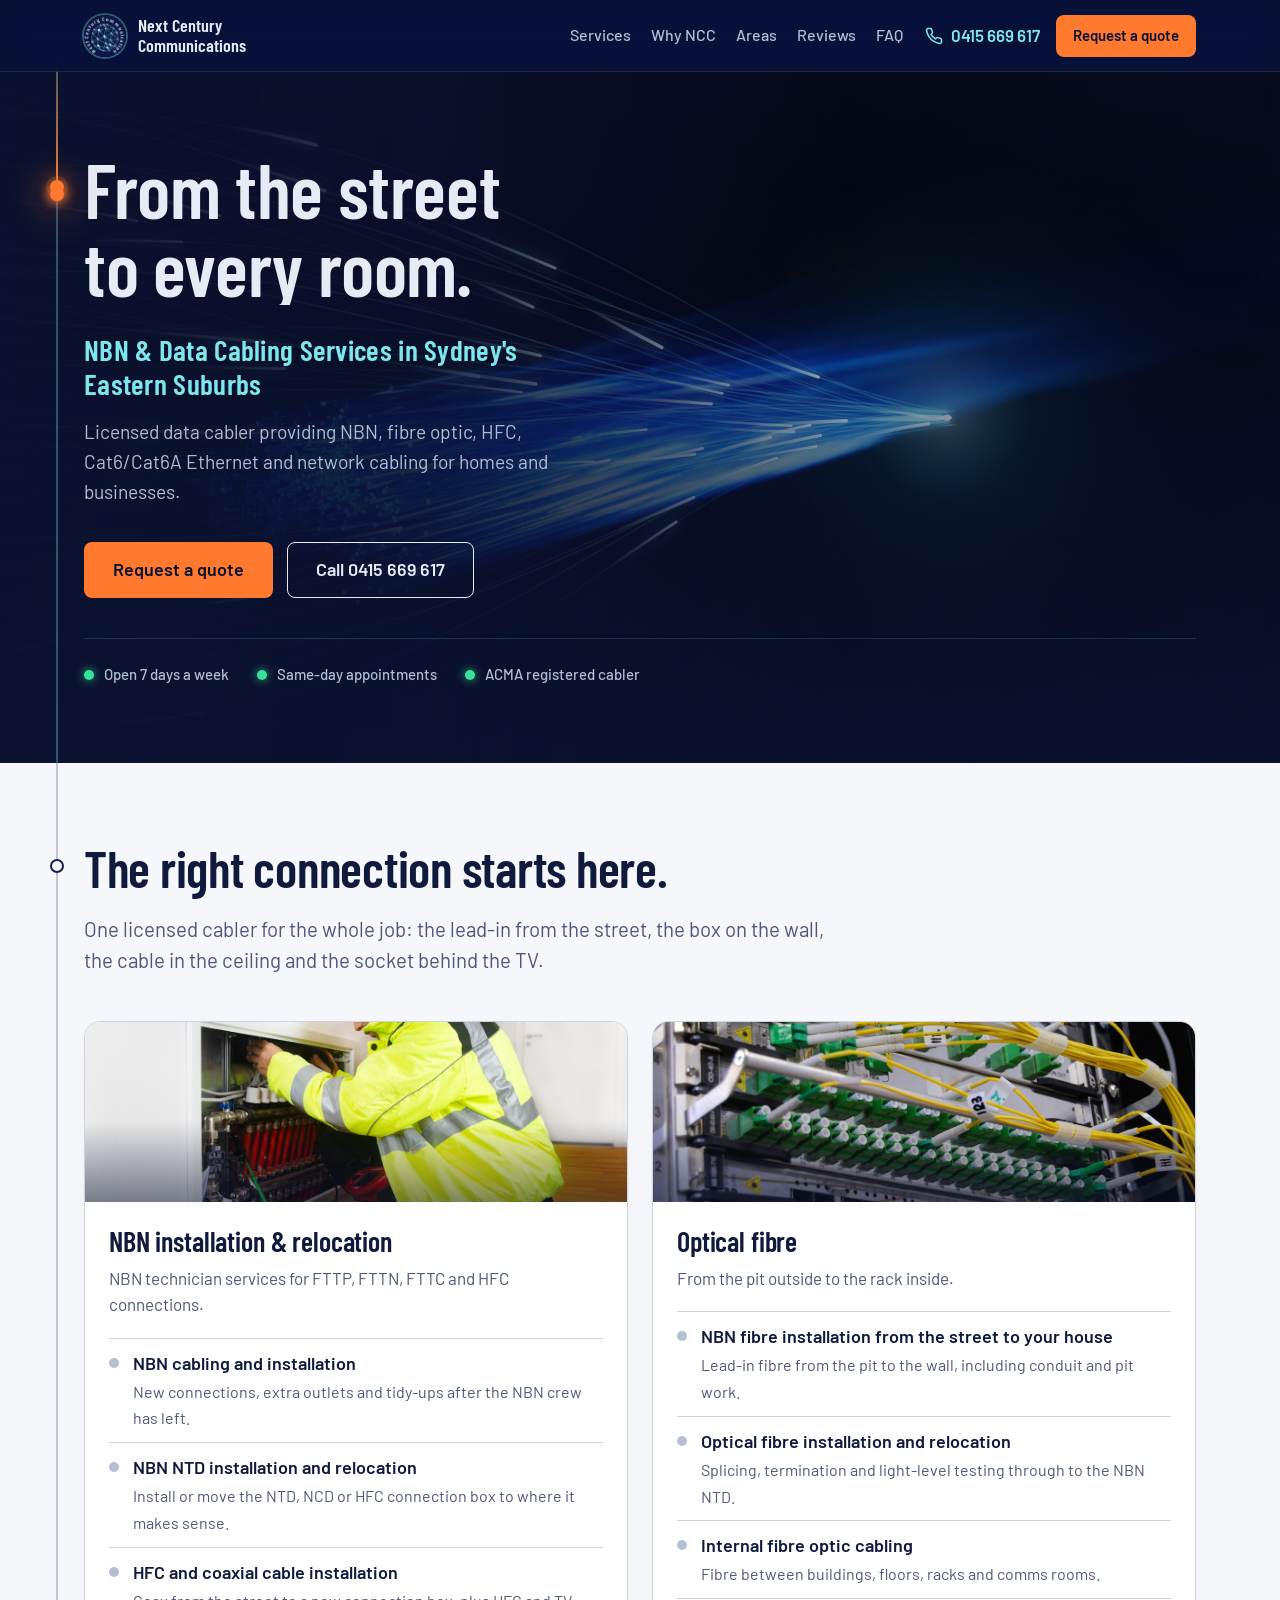
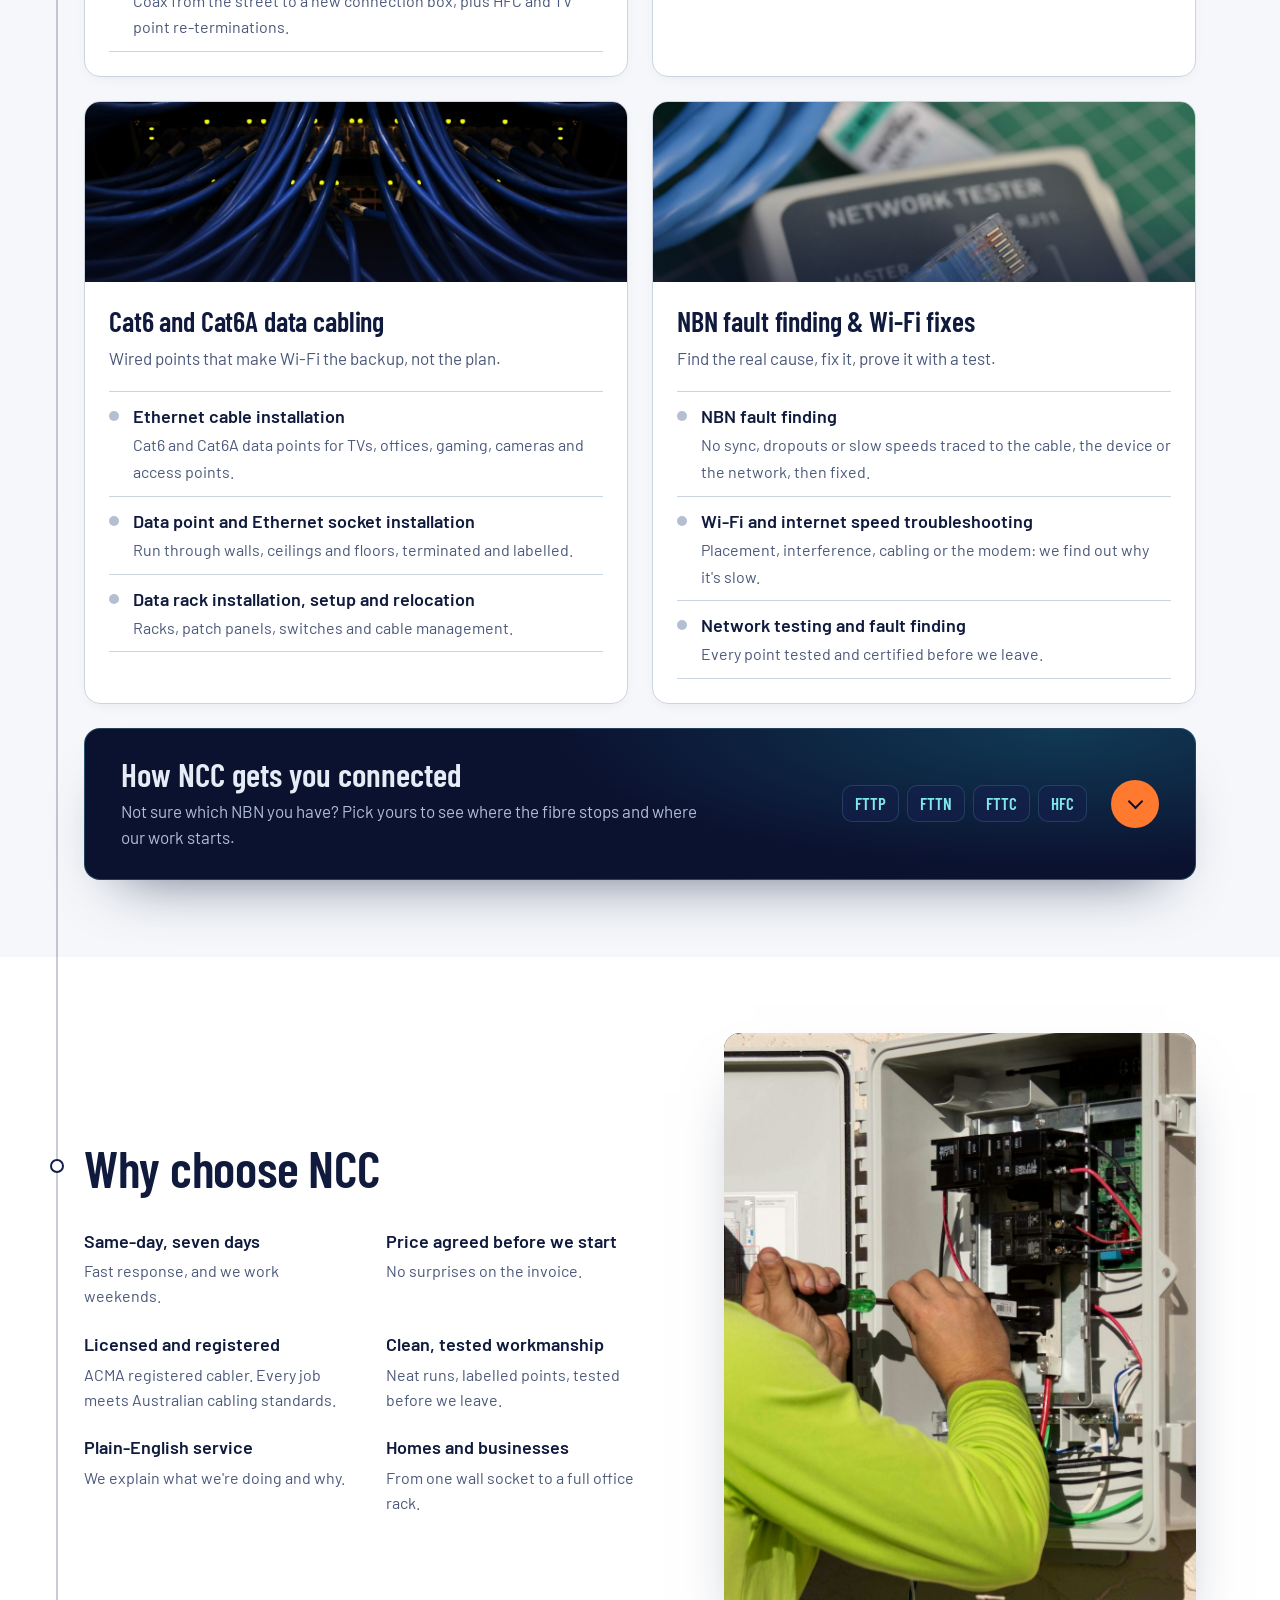
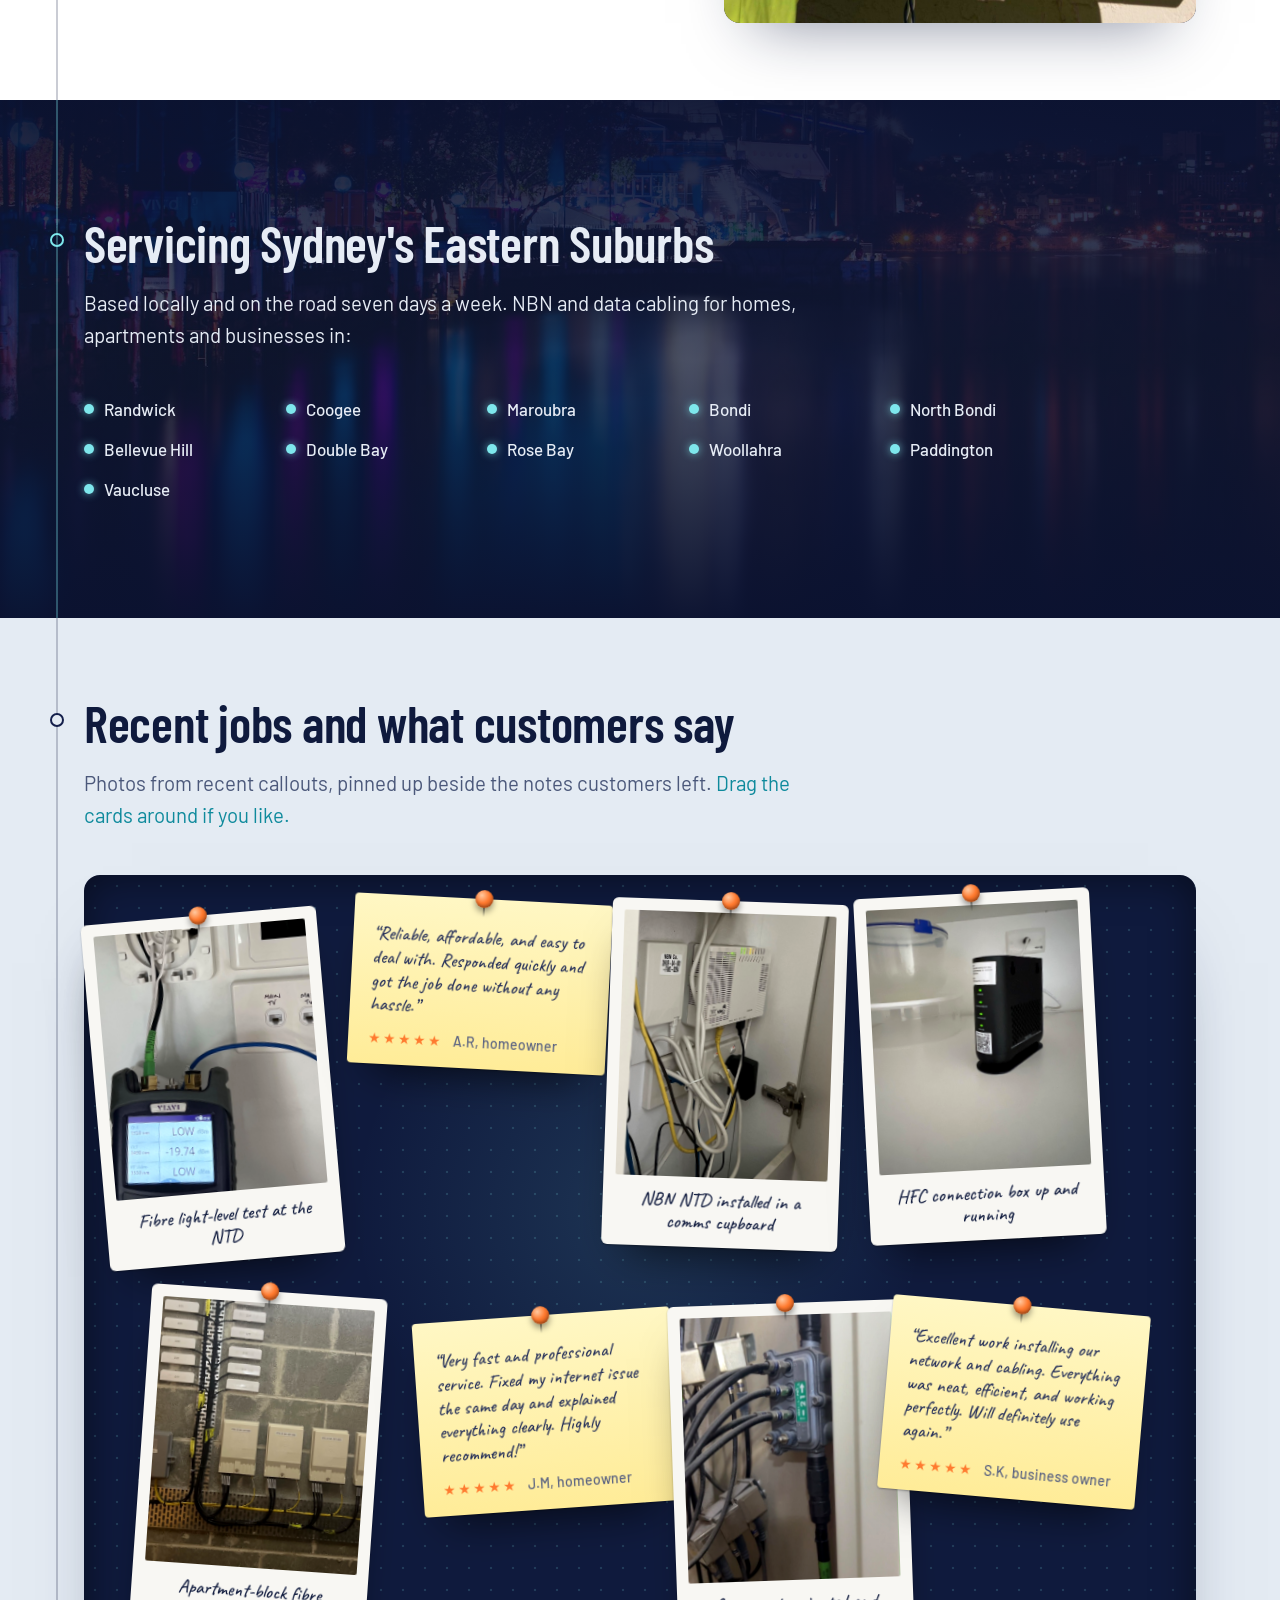
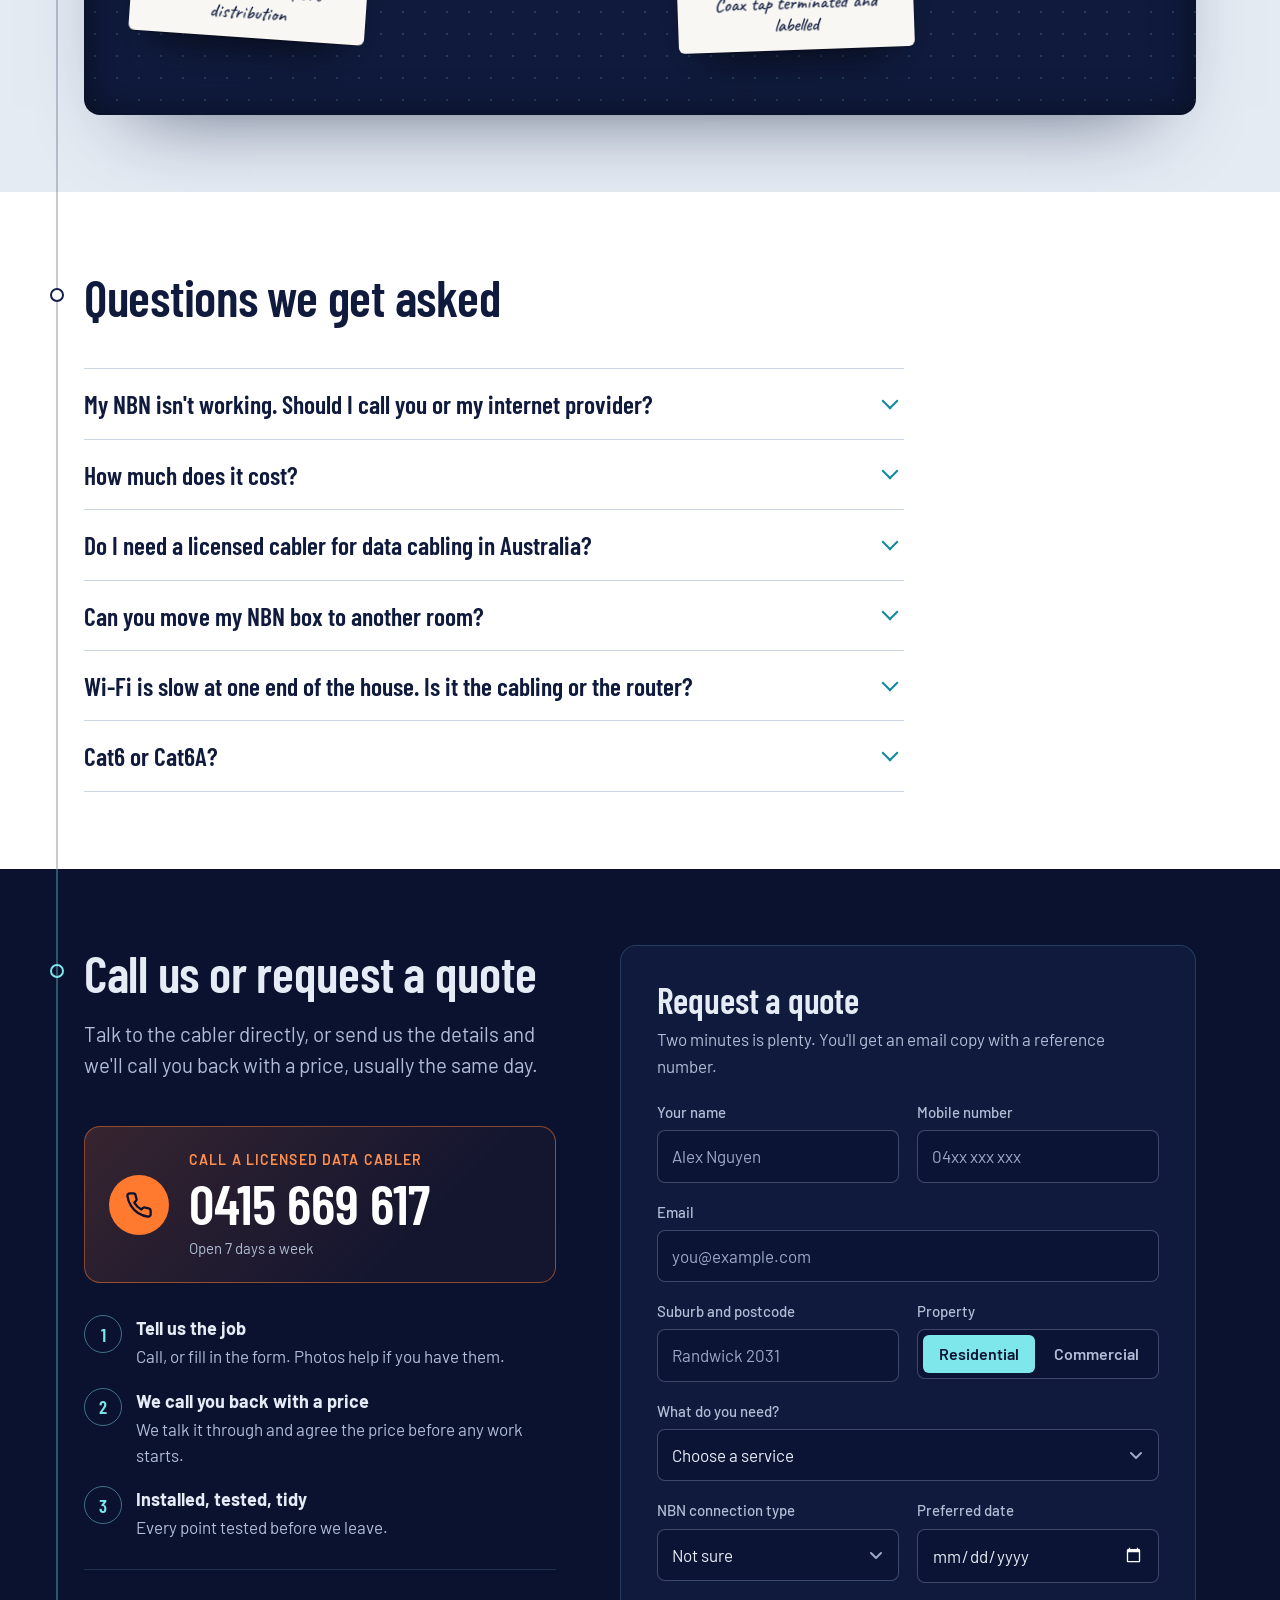
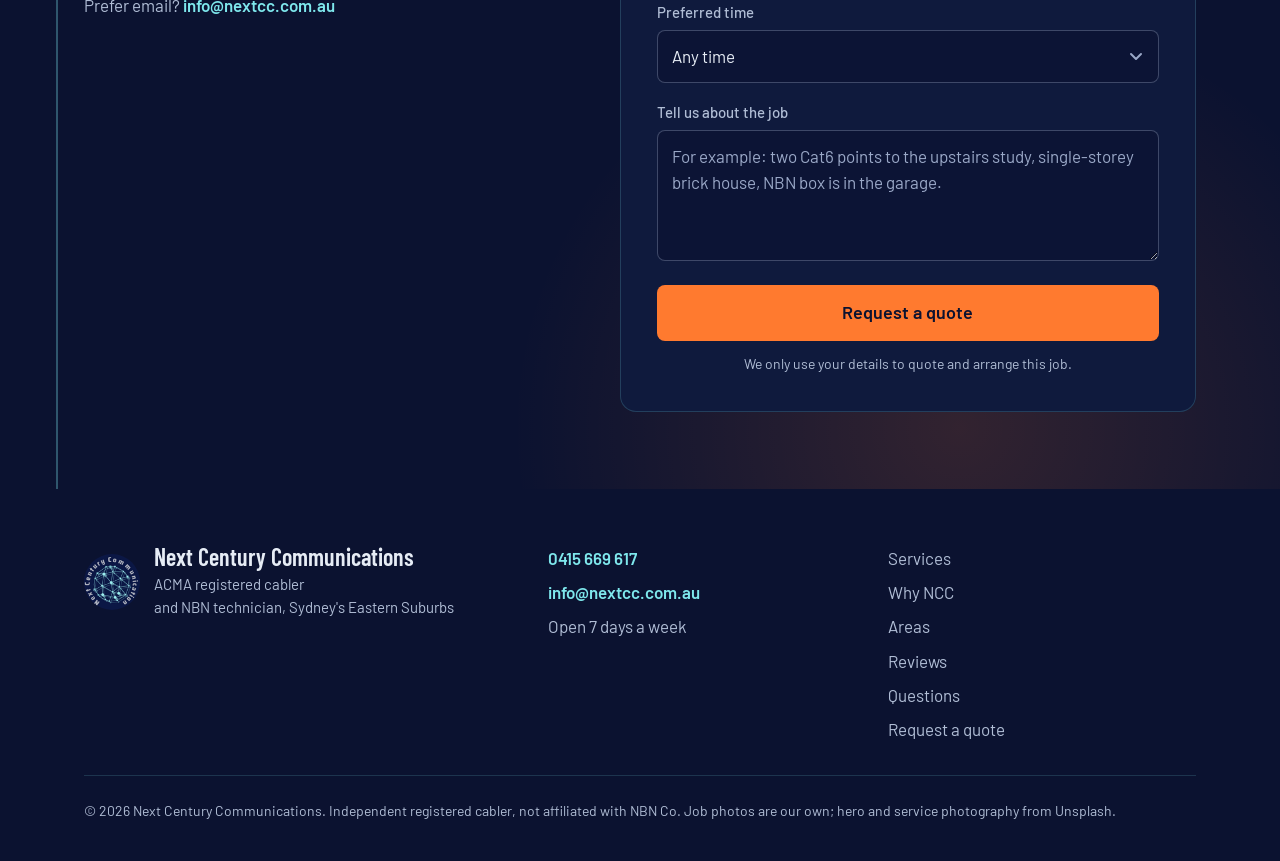
<file: index.html>
<!doctype html>
<html lang="en-AU">
<head>
  <meta charset="utf-8">
  <meta name="viewport" content="width=device-width, initial-scale=1">
  <title>NBN &amp; Data Cabling Eastern Suburbs Sydney | Licensed Data Cabler</title>
  <meta name="description" content="Licensed data cabler and NBN technician in Sydney's Eastern Suburbs. NBN fibre installation from the street to the house, NTD installation and relocation, HFC, Cat6 and Cat6A Ethernet, data points and NBN fault finding. Open 7 days, call 0415 669 617.">
  <meta name="robots" content="index,follow">
  <link rel="canonical" href="https://nccdatacable.com/">
  <meta name="theme-color" content="#0B1230">
  <link rel="icon" href="assets/favicon-64.png" type="image/png">
  <link rel="apple-touch-icon" href="assets/logo-192.png">
  <meta property="og:type" content="website">
  <meta property="og:site_name" content="Next Century Communications">
  <meta property="og:title" content="NBN &amp; Data Cabling Services in Sydney's Eastern Suburbs">
  <meta property="og:description" content="Licensed data cabler providing NBN, fibre optic, HFC, Cat6/Cat6A Ethernet and network cabling for homes and businesses. From the street to every room.">
  <meta property="og:url" content="https://nccdatacable.com/">
  <meta property="og:image" content="https://nccdatacable.com/assets/og-image.jpg">
  <meta property="og:locale" content="en_AU">
  <meta name="twitter:card" content="summary_large_image">
  <link rel="preconnect" href="https://fonts.googleapis.com">
  <link rel="preconnect" href="https://fonts.gstatic.com" crossorigin>
  <link href="https://fonts.googleapis.com/css2?family=Barlow:wght@400;500;600&family=Barlow+Condensed:wght@500;600&family=Caveat:wght@500;600&display=swap" rel="stylesheet">
  <link rel="preload" as="image" href="assets/hero-fibre.jpg" fetchpriority="high">
  <link rel="stylesheet" href="styles.css?v=9">
  <script type="application/ld+json">
  {
    "@context": "https://schema.org",
    "@type": "LocalBusiness",
    "@id": "https://nccdatacable.com/#business",
    "name": "Next Century Communications",
    "alternateName": "NCC",
    "description": "Licensed data cabler and NBN technician in Sydney's Eastern Suburbs. NBN fibre installation from the street to the house, NTD installation and relocation, Cat6 and Cat6A Ethernet data points, HFC, data racks and NBN fault finding for homes and businesses.",
    "url": "https://nccdatacable.com/",
    "telephone": "+61415669617",
    "email": "info@nextcc.com.au",
    "image": "https://nccdatacable.com/assets/logo-512.png",
    "logo": "https://nccdatacable.com/assets/logo-512.png",
    "priceRange": "$$",
    "address": { "@type": "PostalAddress", "addressLocality": "Eastern Suburbs, Sydney", "addressRegion": "NSW", "addressCountry": "AU" },
    "areaServed": [
      { "@type": "Place", "name": "Eastern Suburbs, Sydney NSW" },
      { "@type": "Place", "name": "Randwick NSW" },
      { "@type": "Place", "name": "Double Bay NSW" },
      { "@type": "Place", "name": "Rose Bay NSW" },
      { "@type": "Place", "name": "Woollahra NSW" },
      { "@type": "Place", "name": "Paddington NSW" },
      { "@type": "Place", "name": "North Bondi NSW" },
      { "@type": "Place", "name": "Bellevue Hill NSW" },
      { "@type": "Place", "name": "Bondi NSW" },
      { "@type": "Place", "name": "Vaucluse NSW" },
      { "@type": "Place", "name": "Coogee NSW" },
      { "@type": "Place", "name": "Maroubra NSW" }
    ],
    "openingHours": "Mo-Su",
    "hasOfferCatalog": {
      "@type": "OfferCatalog",
      "name": "NBN and data cabling services",
      "itemListElement": [
        { "@type": "Offer", "itemOffered": { "@type": "Service", "name": "NBN cabling and installation services" } },
        { "@type": "Offer", "itemOffered": { "@type": "Service", "name": "Wi-Fi and internet speed troubleshooting" } },
        { "@type": "Offer", "itemOffered": { "@type": "Service", "name": "Data rack installation, setup and relocation" } },
        { "@type": "Offer", "itemOffered": { "@type": "Service", "name": "Cat6 and Cat6A Ethernet data cabling" } },
        { "@type": "Offer", "itemOffered": { "@type": "Service", "name": "HFC installation and relocation" } },
        { "@type": "Offer", "itemOffered": { "@type": "Service", "name": "Optical fibre installation and relocation, including NBN NTDs" } },
        { "@type": "Offer", "itemOffered": { "@type": "Service", "name": "NBN technician services for FTTN, FTTP and FTTC" } },
        { "@type": "Offer", "itemOffered": { "@type": "Service", "name": "Fibre installation from the street to the premises" } },
        { "@type": "Offer", "itemOffered": { "@type": "Service", "name": "Internal fibre-optic cabling" } },
        { "@type": "Offer", "itemOffered": { "@type": "Service", "name": "Internal Cat6 and Cat6A data cabling" } },
        { "@type": "Offer", "itemOffered": { "@type": "Service", "name": "HFC coaxial cable installation and relocation" } },
        { "@type": "Offer", "itemOffered": { "@type": "Service", "name": "NBN device installation and relocation" } },
        { "@type": "Offer", "itemOffered": { "@type": "Service", "name": "Network troubleshooting, testing and fault finding" } },
        { "@type": "Offer", "itemOffered": { "@type": "Service", "name": "NBN fibre installation from the street to the house" } },
        { "@type": "Offer", "itemOffered": { "@type": "Service", "name": "NBN NTD installation" } },
        { "@type": "Offer", "itemOffered": { "@type": "Service", "name": "NBN NTD relocation" } },
        { "@type": "Offer", "itemOffered": { "@type": "Service", "name": "Ethernet cable installation" } },
        { "@type": "Offer", "itemOffered": { "@type": "Service", "name": "Data point and Ethernet socket installation" } },
        { "@type": "Offer", "itemOffered": { "@type": "Service", "name": "NBN fault finding" } }
      ]
    }
  }
  </script>
  <script type="application/ld+json">
  {
    "@context": "https://schema.org",
    "@type": "FAQPage",
    "mainEntity": [
      { "@type": "Question", "name": "My NBN isn't working. Should I call you or my internet provider?", "acceptedAnswer": { "@type": "Answer", "text": "Call your internet provider first to rule out an outage or an account problem. If they say the network is fine, the fault is usually in the cabling or wall sockets inside your home or office. That's where we come in: we trace the fault, fix it and test it before we leave." } },
      { "@type": "Question", "name": "How much does it cost?", "acceptedAnswer": { "@type": "Answer", "text": "Every job is different, so we give you the price before any work starts: over the phone for straightforward jobs, or after a quick look on site. No surprises on the invoice." } },
      { "@type": "Question", "name": "Do I need a licensed cabler for data cabling in Australia?", "acceptedAnswer": { "@type": "Answer", "text": "Yes. Under ACMA rules, any cabling that connects to the telecommunications network, including NBN and phone lines, must be done by a registered cabler. That covers Cat6 outlets, NBN relocations and fibre work." } },
      { "@type": "Question", "name": "Can you move my NBN box to another room?", "acceptedAnswer": { "@type": "Answer", "text": "Yes. We relocate NTDs, NCDs and HFC connection boxes for all fixed-line technologies, and re-run the lead-in or internal cabling as needed." } },
      { "@type": "Question", "name": "Wi-Fi is slow at one end of the house. Is it the cabling or the router?", "acceptedAnswer": { "@type": "Answer", "text": "We test the speed at the modem first, then at the problem spot. A wired Cat6 point for a second access point usually fixes it for good, and costs less than most people expect." } },
      { "@type": "Question", "name": "Cat6 or Cat6A?", "acceptedAnswer": { "@type": "Answer", "text": "Cat6 is suitable for most residential and many commercial Ethernet installations, including 1 Gbps networks and higher-speed applications over appropriate distances and equipment. Cat6A is the step up for longer 10 Gbps runs and for new builds and offices that want headroom. We recommend based on the building." } }
    ]
  }
  </script>
</head>
<body>
<a class="skip" href="#main">Skip to content</a>

<header class="nav" id="top">
  <div class="container nav-inner">
    <a class="brand" href="#top" aria-label="Next Century Communications, home">
      <img class="brand-mark" src="assets/logo-96.png" width="42" height="42" alt="">
      <span class="brand-name">Next Century Communications</span>
    </a>
    <nav class="nav-links" id="nav-links" aria-label="Primary">
      <a href="#services">Services</a>
      <a href="#why">Why NCC</a>
      <a href="#areas">Areas</a>
      <a href="#reviews">Reviews</a>
      <a href="#faq">FAQ</a>
    </nav>
    <div class="nav-actions">
      <a class="nav-phone" href="tel:+61415669617" aria-label="Call 0415 669 617">
        <svg viewBox="0 0 24 24" fill="none" stroke="currentColor" stroke-width="2" stroke-linecap="round" stroke-linejoin="round" aria-hidden="true"><path d="M22 16.9v3a2 2 0 0 1-2.2 2 19.8 19.8 0 0 1-8.6-3.1 19.5 19.5 0 0 1-6-6A19.8 19.8 0 0 1 2.1 4.2 2 2 0 0 1 4.1 2h3a2 2 0 0 1 2 1.7c.1.9.4 1.9.7 2.8a2 2 0 0 1-.5 2.1L8 9.9a16 16 0 0 0 6 6l1.3-1.3a2 2 0 0 1 2.1-.4c.9.3 1.8.6 2.8.7a2 2 0 0 1 1.7 2z"/></svg>
        <span>0415 669 617</span>
      </a>
      <a class="btn btn-primary btn-sm" href="#book">Request a quote</a>
      <button class="nav-toggle" type="button" aria-expanded="false" aria-controls="nav-links">
        <svg class="icon-menu" viewBox="0 0 24 24" fill="none" stroke="currentColor" stroke-width="2" stroke-linecap="round" aria-hidden="true"><path d="M4 7h16M4 12h16M4 17h16"/></svg>
        <svg class="icon-close" viewBox="0 0 24 24" fill="none" stroke="currentColor" stroke-width="2" stroke-linecap="round" aria-hidden="true"><path d="M6 6l12 12M18 6L6 18"/></svg>
        <span class="sr-only">Menu</span>
      </button>
    </div>
  </div>
</header>

<main id="main">
  <div class="rail-pulse" aria-hidden="true"></div>

  <!-- 1. Main message -->
  <section class="section theme-dark hero" id="home">
    <img class="bg-photo hero-photo" src="assets/hero-fibre.jpg" alt="" fetchpriority="high">
    <canvas class="hero-canvas" aria-hidden="true"></canvas>
    <div class="hero-veil" aria-hidden="true"></div>
    <div class="container hero-inner">
      <p class="hero-display"><span class="junction" aria-hidden="true"></span>From the street to every room.</p>
      <h1>NBN &amp; Data Cabling Services in Sydney's Eastern Suburbs</h1>
      <p class="hero-lede">Licensed data cabler providing NBN, fibre optic, HFC, Cat6/Cat6A Ethernet and network cabling for homes and businesses.</p>
      <div class="hero-cta">
        <a class="btn btn-primary btn-lg" href="#book" data-magnet>Request a quote</a>
        <a class="btn btn-ghost btn-lg" href="tel:+61415669617" data-magnet>Call 0415 669 617</a>
      </div>
      <ul class="link-lights" aria-label="Highlights">
        <li><span class="led" aria-hidden="true"></span>Open 7 days a week</li>
        <li><span class="led" aria-hidden="true"></span>Same-day appointments</li>
        <li><span class="led" aria-hidden="true"></span><span data-reg>ACMA registered cabler</span></li>
      </ul>
    </div>
  </section>

  <!-- 2. Services -->
  <section class="section theme-light services" id="services">
    <div class="container">
      <header class="sec-head">
        <span class="junction" aria-hidden="true"></span>
        <h2>The right connection starts here.</h2>
        <p class="lede">One licensed cabler for the whole job: the lead-in from the street, the box on the wall, the cable in the ceiling and the socket behind the TV.</p>
      </header>

      <div class="svc-grid">
        <article class="svc-block svc-nbn" data-tilt="3">
          <figure class="svc-photo"><img src="assets/svc-nbn.jpg" alt="Technician in a hi-vis jacket wiring a network cabinet on a wall" loading="lazy" width="1200" height="800"></figure>
          <div class="svc-body">
            <h3>NBN installation &amp; relocation</h3>
            <p>NBN technician services for FTTP, FTTN, FTTC and HFC connections.</p>
            <ul class="svc-list">
              <li><span class="led" aria-hidden="true"></span><span><strong>NBN cabling and installation</strong><span class="svc-desc">New connections, extra outlets and tidy-ups after the NBN crew has left.</span></span></li>
              <li><span class="led" aria-hidden="true"></span><span><strong>NBN NTD installation and relocation</strong><span class="svc-desc">Install or move the NTD, NCD or HFC connection box to where it makes sense.</span></span></li>
              <li><span class="led" aria-hidden="true"></span><span><strong>HFC and coaxial cable installation</strong><span class="svc-desc">Coax from the street to a new connection box, plus HFC and TV point re-terminations.</span></span></li>
            </ul>
          </div>
        </article>

        <article class="svc-block svc-fibre" data-tilt="3">
          <figure class="svc-photo"><img src="assets/svc-fibre.jpg" alt="Fibre optic patch cords plugged into a distribution frame" loading="lazy" width="1200" height="800"></figure>
          <div class="svc-body">
            <h3>Optical fibre</h3>
            <p>From the pit outside to the rack inside.</p>
            <ul class="svc-list">
              <li><span class="led" aria-hidden="true"></span><span><strong>NBN fibre installation from the street to your house</strong><span class="svc-desc">Lead-in fibre from the pit to the wall, including conduit and pit work.</span></span></li>
              <li><span class="led" aria-hidden="true"></span><span><strong>Optical fibre installation and relocation</strong><span class="svc-desc">Splicing, termination and light-level testing through to the NBN NTD.</span></span></li>
              <li><span class="led" aria-hidden="true"></span><span><strong>Internal fibre optic cabling</strong><span class="svc-desc">Fibre between buildings, floors, racks and comms rooms.</span></span></li>
            </ul>
          </div>
        </article>

        <article class="svc-block svc-data" data-tilt="3">
          <figure class="svc-photo"><img src="assets/svc-data.jpg" alt="Bundle of blue Ethernet cables entering a network switch" loading="lazy" width="1200" height="800"></figure>
          <div class="svc-body">
            <h3>Cat6 and Cat6A data cabling</h3>
            <p>Wired points that make Wi-Fi the backup, not the plan.</p>
            <ul class="svc-list">
              <li><span class="led" aria-hidden="true"></span><span><strong>Ethernet cable installation</strong><span class="svc-desc">Cat6 and Cat6A data points for TVs, offices, gaming, cameras and access points.</span></span></li>
              <li><span class="led" aria-hidden="true"></span><span><strong>Data point and Ethernet socket installation</strong><span class="svc-desc">Run through walls, ceilings and floors, terminated and labelled.</span></span></li>
              <li><span class="led" aria-hidden="true"></span><span><strong>Data rack installation, setup and relocation</strong><span class="svc-desc">Racks, patch panels, switches and cable management.</span></span></li>
            </ul>
          </div>
        </article>

        <article class="svc-block svc-fix" data-tilt="3">
          <figure class="svc-photo"><img src="assets/svc-fix.jpg" alt="Network cable tester with a blue Cat6 lead plugged in" loading="lazy" width="1200" height="800"></figure>
          <div class="svc-body">
            <h3>NBN fault finding &amp; Wi-Fi fixes</h3>
            <p>Find the real cause, fix it, prove it with a test.</p>
            <ul class="svc-list">
              <li><span class="led" aria-hidden="true"></span><span><strong>NBN fault finding</strong><span class="svc-desc">No sync, dropouts or slow speeds traced to the cable, the device or the network, then fixed.</span></span></li>
              <li><span class="led" aria-hidden="true"></span><span><strong>Wi-Fi and internet speed troubleshooting</strong><span class="svc-desc">Placement, interference, cabling or the modem: we find out why it's slow.</span></span></li>
              <li><span class="led" aria-hidden="true"></span><span><strong>Network testing and fault finding</strong><span class="svc-desc">Every point tested and certified before we leave.</span></span></li>
            </ul>
          </div>
        </article>
      </div>

      <!-- NBN technologies: folded into Services, opens on demand -->
      <details class="nbn-explainer theme-dark" id="nbn">
        <summary>
          <span class="nx-text">
            <strong>How NCC gets you connected</strong>
            <span>Not sure which NBN you have? Pick yours to see where the fibre stops and where our work starts.</span>
          </span>
          <span class="nx-chips" aria-hidden="true"><i>FTTP</i><i>FTTN</i><i>FTTC</i><i>HFC</i></span>
          <span class="nx-chev" aria-hidden="true"></span>
        </summary>
        <div class="nx-body">
          <div class="tabs" role="tablist" aria-label="NBN technology">
            <button role="tab" type="button" id="tab-fttp" data-tech="fttp" aria-selected="true" aria-controls="panel-nbn">FTTP <small>Fibre to the Premises</small></button>
            <button role="tab" type="button" id="tab-fttn" data-tech="fttn" aria-selected="false" aria-controls="panel-nbn" tabindex="-1">FTTN <small>Fibre to the Node</small></button>
            <button role="tab" type="button" id="tab-fttc" data-tech="fttc" aria-selected="false" aria-controls="panel-nbn" tabindex="-1">FTTC <small>Fibre to the Curb</small></button>
            <button role="tab" type="button" id="tab-hfc" data-tech="hfc" aria-selected="false" aria-controls="panel-nbn" tabindex="-1">HFC <small>Hybrid Fibre Coaxial</small></button>
          </div>

          <div class="nbn-stage" id="panel-nbn" role="tabpanel" aria-labelledby="tab-fttp">
            <svg class="nbn-svg" viewBox="0 0 1000 316" data-mid="pit" role="img" aria-labelledby="nbn-diagram-title">
              <title id="nbn-diagram-title">Diagram of the connection from the exchange, along the street, into the premises</title>
              <line class="ground" x1="0" y1="200" x2="1000" y2="200"/>

              <!-- exchange -->
              <g transform="translate(60,0)">
                <rect class="struct" x="0" y="110" width="100" height="90" rx="3"/>
                <rect class="win" x="14" y="124" width="16" height="12"/><rect class="win" x="42" y="124" width="16" height="12"/><rect class="win" x="70" y="124" width="16" height="12"/>
                <rect class="win" x="14" y="146" width="16" height="12"/><rect class="win" x="42" y="146" width="16" height="12"/><rect class="win" x="70" y="146" width="16" height="12"/>
                <rect class="win" x="14" y="168" width="16" height="12"/><rect class="win" x="70" y="168" width="16" height="12"/>
                <text class="lbl" x="50" y="298">Exchange</text>
              </g>

              <!-- segment A: exchange to the street -->
              <path id="segA" class="seg" data-mat="fibre" d="M110 200 V262 H480 V200"/>
              <path id="flowA" class="flow" data-speed="fast" d="M110 200 V262 H480 V200"/>
              <text id="lblA" class="seg-lbl" x="295" y="248">Fibre</text>

              <!-- street glyphs -->
              <g class="mid mid-pit">
                <rect class="struct" x="452" y="204" width="56" height="24" rx="2"/>
                <rect class="struct" x="446" y="196" width="68" height="8" rx="2"/>
              </g>
              <g class="mid mid-cabinet">
                <rect class="struct" x="455" y="130" width="50" height="70" rx="3"/>
                <line x1="465" y1="146" x2="495" y2="146" stroke="rgba(154,168,199,.6)" stroke-width="1.5"/>
                <line x1="465" y1="156" x2="495" y2="156" stroke="rgba(154,168,199,.6)" stroke-width="1.5"/>
                <line x1="465" y1="166" x2="495" y2="166" stroke="rgba(154,168,199,.6)" stroke-width="1.5"/>
              </g>
              <g class="mid mid-tap">
                <rect class="struct" x="462" y="158" width="36" height="42" rx="3"/>
                <circle cx="480" cy="176" r="5" fill="none" stroke="rgba(154,168,199,.8)" stroke-width="1.5"/>
              </g>
              <text id="lblMid" class="lbl" x="480" y="298">Street pit</text>

              <!-- segment B: street to the premises -->
              <path id="segB" class="seg" data-mat="fibre" d="M480 200 V262 H840 V162"/>
              <path id="flowB" class="flow" data-speed="fast" d="M480 200 V262 H840 V162"/>
              <text id="lblB" class="seg-lbl" x="660" y="248">Fibre</text>

              <!-- premises -->
              <g transform="translate(760,0)">
                <polyline class="roof" points="0,120 80,56 160,120"/>
                <rect class="struct" x="12" y="120" width="136" height="80"/>
                <rect class="device" x="62" y="140" width="36" height="22" rx="3"/>
                <circle class="dev-led" cx="71" cy="151" r="2.5"/><circle class="dev-led" cx="80" cy="151" r="2.5"/><circle class="dev-led-dim" cx="89" cy="151" r="2.5"/>
                <text class="lbl-small" x="80" y="42">Your premises</text>
                <text id="lblDevice" class="lbl" x="80" y="184">NTD</text>
              </g>
            </svg>
            <div class="nbn-legend" aria-hidden="true">
              <span><i class="sw sw-fibre"></i>Fibre</span>
              <span><i class="sw sw-copper"></i>Copper</span>
              <span><i class="sw sw-coax"></i>Coax</span>
            </div>
            <div class="nbn-copy">
              <div>
                <h3 id="nbn-title-text">Fibre to the Premises</h3>
                <p id="nbn-desc"></p>
              </div>
              <div>
                <h3>What we do here</h3>
                <p id="nbn-work"></p>
                <a class="btn btn-primary" href="#book">Request a quote</a>
              </div>
            </div>
          </div>
        </div>
      </details>
    </div>
  </section>

  <!-- 3. Why choose us -->
  <section class="section theme-light why" id="why">
    <div class="container">
      <div class="why-grid">
        <div class="why-copy">
          <header class="sec-head">
            <span class="junction" aria-hidden="true"></span>
            <h2>Why choose NCC</h2>
          </header>
          <dl class="promises">
            <div><dt>Same-day, seven days</dt><dd>Fast response, and we work weekends.</dd></div>
            <div><dt>Price agreed before we start</dt><dd>No surprises on the invoice.</dd></div>
            <div><dt>Licensed and registered</dt><dd><span data-reg>ACMA registered cabler</span>. Every job meets Australian cabling standards.</dd></div>
            <div><dt>Clean, tested workmanship</dt><dd>Neat runs, labelled points, tested before we leave.</dd></div>
            <div><dt>Plain-English service</dt><dd>We explain what we're doing and why.</dd></div>
            <div><dt>Homes and businesses</dt><dd>From one wall socket to a full office rack.</dd></div>
          </dl>
        </div>
        <figure class="why-photo"><img src="assets/why-tech.jpg" alt="Installer in a hi-vis shirt wiring a wall-mounted network enclosure" loading="lazy" width="1000" height="1250"></figure>
      </div>
    </div>
  </section>

  <!-- 4. Areas -->
  <section class="section theme-dark area" id="areas">
    <img class="bg-photo" src="assets/bg-sydney.jpg" alt="" loading="lazy">
    <div class="container area-inner">
      <header class="sec-head">
        <span class="junction" aria-hidden="true"></span>
        <h2>Servicing Sydney's Eastern Suburbs</h2>
        <p class="lede">Based locally and on the road seven days a week. NBN and data cabling for homes, apartments and businesses in:</p>
      </header>
      <ul class="regions">
        <li><span class="led" aria-hidden="true"></span>Randwick</li>
        <li><span class="led" aria-hidden="true"></span>Coogee</li>
        <li><span class="led" aria-hidden="true"></span>Maroubra</li>
        <li><span class="led" aria-hidden="true"></span>Bondi</li>
        <li><span class="led" aria-hidden="true"></span>North Bondi</li>
        <li><span class="led" aria-hidden="true"></span>Bellevue Hill</li>
        <li><span class="led" aria-hidden="true"></span>Double Bay</li>
        <li><span class="led" aria-hidden="true"></span>Rose Bay</li>
        <li><span class="led" aria-hidden="true"></span>Woollahra</li>
        <li><span class="led" aria-hidden="true"></span>Paddington</li>
        <li><span class="led" aria-hidden="true"></span>Vaucluse</li>
      </ul>
    </div>
  </section>

  <!-- 5. Reviews: real jobs and customer notes on a pinboard -->
  <section class="section theme-light jobs" id="reviews">
    <div class="container">
      <header class="sec-head">
        <span class="junction" aria-hidden="true"></span>
        <h2>Recent jobs and what customers say</h2>
        <p class="lede">Photos from recent callouts, pinned up beside the notes customers left. <span class="hint-drag">Drag the cards around if you like.</span></p>
      </header>
      <div class="board" id="board">
        <ul class="pins">
          <li class="pin-item" style="--i:0;--r:-5deg;--x:1%;--y:40px">
            <figure class="card polaroid" data-tilt="8"><span class="pin" aria-hidden="true"></span><img src="assets/job-fibre-test.jpg" width="900" height="1125" alt="Optical power meter showing a fibre light-level reading at an NBN wall plate" loading="lazy"><figcaption>Fibre light-level test at the NTD</figcaption></figure>
          </li>
          <li class="pin-item pin-note" style="--i:1;--r:3deg;--x:24%;--y:24px">
            <blockquote class="card note" data-tilt="6"><span class="pin" aria-hidden="true"></span><p>“Reliable, affordable, and easy to deal with. Responded quickly and got the job done without any hassle.”</p><footer><span class="stars" aria-label="Five stars">★★★★★</span>A.R, homeowner</footer></blockquote>
          </li>
          <li class="pin-item" style="--i:2;--r:2deg;--x:47%;--y:26px">
            <figure class="card polaroid" data-tilt="8"><span class="pin" aria-hidden="true"></span><img src="assets/job-ntd-cupboard.jpg" width="900" height="1125" alt="NBN network termination device mounted inside a comms cupboard with cabling" loading="lazy"><figcaption>NBN NTD installed in a comms cupboard</figcaption></figure>
          </li>
          <li class="pin-item" style="--i:3;--r:-3deg;--x:70%;--y:18px">
            <figure class="card polaroid" data-tilt="8"><span class="pin" aria-hidden="true"></span><img src="assets/job-hfc-box.jpg" width="900" height="1125" alt="NBN HFC connection box on a shelf with all status lights green" loading="lazy"><figcaption>HFC connection box up and running</figcaption></figure>
          </li>
          <li class="pin-item" style="--i:4;--r:4deg;--x:5%;--y:416px">
            <figure class="card polaroid" data-tilt="8"><span class="pin" aria-hidden="true"></span><img src="assets/job-mdu-hfc.jpg" width="900" height="1125" alt="Rows of labelled fibre distribution units on a basement wall of an apartment block" loading="lazy"><figcaption>Apartment-block fibre distribution</figcaption></figure>
          </li>
          <li class="pin-item pin-note" style="--i:5;--r:-4deg;--x:30%;--y:440px">
            <blockquote class="card note" data-tilt="6"><span class="pin" aria-hidden="true"></span><p>“Very fast and professional service. Fixed my internet issue the same day and explained everything clearly. Highly recommend!”</p><footer><span class="stars" aria-label="Five stars">★★★★★</span>J.M, homeowner</footer></blockquote>
          </li>
          <li class="pin-item" style="--i:6;--r:-2deg;--x:53%;--y:428px">
            <figure class="card polaroid" data-tilt="8"><span class="pin" aria-hidden="true"></span><img src="assets/job-coax-tap.jpg" width="900" height="1125" alt="Coaxial tap with multiple terminated cables" loading="lazy"><figcaption>Coax tap terminated and labelled</figcaption></figure>
          </li>
          <li class="pin-item pin-note" style="--i:7;--r:5deg;--x:72%;--y:430px">
            <blockquote class="card note" data-tilt="6"><span class="pin" aria-hidden="true"></span><p>“Excellent work installing our network and cabling. Everything was neat, efficient, and working perfectly. Will definitely use again.”</p><footer><span class="stars" aria-label="Five stars">★★★★★</span>S.K, business owner</footer></blockquote>
          </li>
        </ul>
      </div>

      <!-- Google reviews: shown once the Google Business Profile links are set in config.js -->
      <div class="review-cta" data-review-cta hidden>
        <div class="review-cta-text">
          <span class="stars" aria-hidden="true">★★★★★</span>
          <strong>Had a job done by us?</strong>
          <span>A quick Google review helps other locals find a cabler they can trust.</span>
        </div>
        <div class="review-cta-actions">
          <a class="btn btn-primary" data-review-link href="#reviews" target="_blank" rel="noopener" hidden>Leave us a Google review</a>
          <a class="btn btn-ghost" data-reviews-link href="#reviews" target="_blank" rel="noopener" hidden>See all reviews on Google</a>
        </div>
      </div>
    </div>
  </section>

  <!-- 6. FAQ -->
  <section class="section theme-light faq" id="faq">
    <div class="container">
      <header class="sec-head">
        <span class="junction" aria-hidden="true"></span>
        <h2>Questions we get asked</h2>
      </header>
      <div class="faq-list">
        <details>
          <summary>My NBN isn't working. Should I call you or my internet provider?</summary>
          <p>Call your internet provider first to rule out an outage or an account problem. If they say the network is fine, the fault is usually in the cabling or wall sockets inside your home or office. That's where we come in: we trace the fault, fix it and test it before we leave.</p>
        </details>
        <details>
          <summary>How much does it cost?</summary>
          <p>Every job is different, so we give you the price before any work starts: over the phone for straightforward jobs, or after a quick look on site. No surprises on the invoice.</p>
        </details>
        <details>
          <summary>Do I need a licensed cabler for data cabling in Australia?</summary>
          <p>Yes. Under ACMA rules, any cabling that connects to the telecommunications network, including NBN and phone lines, must be done by a registered cabler. That covers Cat6 outlets, NBN relocations and fibre work.</p>
        </details>
        <details>
          <summary>Can you move my NBN box to another room?</summary>
          <p>Yes. We relocate NTDs, NCDs and HFC connection boxes for all fixed-line technologies, and re-run the lead-in or internal cabling as needed.</p>
        </details>
        <details>
          <summary>Wi-Fi is slow at one end of the house. Is it the cabling or the router?</summary>
          <p>We test the speed at the modem first, then at the problem spot. A wired Cat6 point for a second access point usually fixes it for good, and costs less than most people expect.</p>
        </details>
        <details>
          <summary>Cat6 or Cat6A?</summary>
          <p>Cat6 is suitable for most residential and many commercial Ethernet installations, including 1 Gbps networks and higher-speed applications over appropriate distances and equipment. Cat6A is the step up for longer 10 Gbps runs and for new builds and offices that want headroom. We recommend based on the building.</p>
        </details>
      </div>
    </div>
  </section>

  <!-- 7. Call or request a quote -->
  <section class="section theme-dark book" id="book">
    <div class="container book-grid">
      <div class="book-copy">
        <header class="sec-head">
          <span class="junction" aria-hidden="true"></span>
          <h2>Call us or request a quote</h2>
          <p class="lede">Talk to the cabler directly, or send us the details and we'll call you back with a price, usually the same day.</p>
        </header>

        <a class="call-card" href="tel:+61415669617">
          <span class="call-icon" aria-hidden="true">
            <svg viewBox="0 0 24 24" fill="none" stroke="currentColor" stroke-width="2" stroke-linecap="round" stroke-linejoin="round"><path d="M22 16.9v3a2 2 0 0 1-2.2 2 19.8 19.8 0 0 1-8.6-3.1 19.5 19.5 0 0 1-6-6A19.8 19.8 0 0 1 2.1 4.2 2 2 0 0 1 4.1 2h3a2 2 0 0 1 2 1.7c.1.9.4 1.9.7 2.8a2 2 0 0 1-.5 2.1L8 9.9a16 16 0 0 0 6 6l1.3-1.3a2 2 0 0 1 2.1-.4c.9.3 1.8.6 2.8.7a2 2 0 0 1 1.7 2z"/></svg>
          </span>
          <span class="call-text">
            <span class="call-label">Call a licensed data cabler</span>
            <span class="call-number">0415 669 617</span>
            <span class="call-meta">Open 7 days a week</span>
          </span>
        </a>

        <ol class="next-steps" aria-label="What happens next">
          <li><span class="num" aria-hidden="true">1</span><span><strong>Tell us the job</strong>Call, or fill in the form. Photos help if you have them.</span></li>
          <li><span class="num" aria-hidden="true">2</span><span><strong>We call you back with a price</strong>We talk it through and agree the price before any work starts.</span></li>
          <li><span class="num" aria-hidden="true">3</span><span><strong>Installed, tested, tidy</strong>Every point tested before we leave.</span></li>
        </ol>

        <p class="book-email">Prefer email? <a href="mailto:info@nextcc.com.au">info@nextcc.com.au</a></p>
      </div>

      <div class="book-panel">
        <header class="panel-head">
          <h3>Request a quote</h3>
          <p>Two minutes is plenty. You'll get an email copy with a reference number.</p>
        </header>
        <form id="booking-form" class="form-grid" novalidate>
          <div class="field">
            <label for="f-name">Your name</label>
            <input id="f-name" name="from_name" type="text" autocomplete="name" required placeholder="Alex Nguyen">
          </div>
          <div class="field">
            <label for="f-phone">Mobile number</label>
            <input id="f-phone" name="phone" type="tel" autocomplete="tel" inputmode="tel" required placeholder="04xx xxx xxx">
          </div>
          <div class="field span-2">
            <label for="f-email">Email</label>
            <input id="f-email" name="reply_to" type="email" autocomplete="email" required placeholder="you@example.com">
          </div>
          <div class="field">
            <label for="f-suburb">Suburb and postcode</label>
            <input id="f-suburb" name="suburb" type="text" autocomplete="address-level2" required placeholder="Randwick 2031">
          </div>
          <div class="field">
            <span class="label" id="l-prop">Property</span>
            <div class="segmented" role="radiogroup" aria-labelledby="l-prop">
              <label><input type="radio" name="property_type" value="Residential" checked><span>Residential</span></label>
              <label><input type="radio" name="property_type" value="Commercial"><span>Commercial</span></label>
            </div>
          </div>
          <div class="field span-2">
            <label for="f-service">What do you need?</label>
            <select id="f-service" name="service" required>
              <option value="" selected disabled>Choose a service</option>
              <optgroup label="NBN">
                <option>NBN cabling and installation</option>
                <option>NBN technician for FTTN, FTTP or FTTC</option>
                <option>NBN NTD installation or relocation</option>
                <option>NBN fault finding</option>
                <option>HFC installation or relocation</option>
              </optgroup>
              <optgroup label="Optical fibre">
                <option>NBN fibre installation from the street to the house</option>
                <option>Optical fibre installation or relocation, including NTD</option>
                <option>Internal fibre-optic cabling</option>
              </optgroup>
              <optgroup label="Data cabling">
                <option>Cat6 or Cat6A Ethernet data cabling</option>
                <option>Internal Cat6 or Cat6A data cabling</option>
                <option>Data point or Ethernet socket installation</option>
                <option>Data rack installation, setup or relocation</option>
                <option>HFC coaxial cable installation or relocation</option>
              </optgroup>
              <optgroup label="Troubleshooting">
                <option>Wi-Fi and internet speed troubleshooting</option>
                <option>Network troubleshooting, testing and fault finding</option>
              </optgroup>
              <option>Something else</option>
            </select>
          </div>
          <div class="field">
            <label for="f-nbn">NBN connection type</label>
            <select id="f-nbn" name="nbn_type">
              <option>Not sure</option>
              <option>FTTP</option>
              <option>FTTN</option>
              <option>FTTC</option>
              <option>HFC</option>
              <option>Fixed wireless</option>
              <option>No NBN yet</option>
            </select>
          </div>
          <div class="field">
            <label for="f-date">Preferred date</label>
            <input id="f-date" name="preferred_date" type="date">
          </div>
          <div class="field span-2">
            <label for="f-time">Preferred time</label>
            <select id="f-time" name="preferred_time">
              <option>Any time</option>
              <option>Morning, 7 to 11am</option>
              <option>Midday, 11am to 2pm</option>
              <option>Afternoon, 2 to 5pm</option>
            </select>
          </div>
          <div class="field span-2">
            <label for="f-msg">Tell us about the job</label>
            <textarea id="f-msg" name="message" rows="4" placeholder="For example: two Cat6 points to the upstairs study, single-storey brick house, NBN box is in the garage."></textarea>
          </div>
          <div class="hp" aria-hidden="true">
            <label for="f-company-website">Leave this empty</label>
            <input id="f-company-website" name="company_website" type="text" tabindex="-1" autocomplete="off">
          </div>
          <div class="form-foot">
            <button class="btn btn-primary btn-lg" type="submit">Request a quote</button>
            <p class="form-status" id="form-status" role="alert"></p>
            <p class="form-note">We only use your details to quote and arrange this job.</p>
          </div>
        </form>
        <div id="booking-success" hidden aria-live="polite"></div>
      </div>
    </div>
  </section>
</main>

<footer class="footer theme-dark">
  <div class="container footer-inner">
    <div class="footer-brand">
      <img src="assets/logo-96.png" width="56" height="56" alt="Next Century Communications logo">
      <div><strong>Next Century Communications</strong><span><span data-reg>ACMA registered cabler</span> and NBN technician, Sydney's Eastern Suburbs</span></div>
    </div>
    <div class="footer-contact">
      <a href="tel:+61415669617">0415 669 617</a>
      <a href="mailto:info@nextcc.com.au">info@nextcc.com.au</a>
      <span>Open 7 days a week</span>
      <a data-review-link href="#reviews" target="_blank" rel="noopener" hidden>★ Review us on Google</a>
    </div>
    <nav class="footer-links" aria-label="Footer">
      <a href="#services">Services</a>
      <a href="#why">Why NCC</a>
      <a href="#areas">Areas</a>
      <a href="#reviews">Reviews</a>
      <a href="#faq">Questions</a>
      <a href="#book">Request a quote</a>
    </nav>
    <p class="footer-fine">© <span id="year">2026</span> Next Century Communications. Independent registered cabler, not affiliated with NBN Co. Job photos are our own; hero and service photography from Unsplash.</p>
  </div>
</footer>

<div class="mobile-bar">
  <a class="btn btn-ghost" href="tel:+61415669617">Call now</a>
  <a class="btn btn-primary" href="#book">Request a quote</a>
</div>

<script src="config.js?v=9"></script>
<script src="main.js?v=9" defer></script>
</body>
</html>
</file>
<file: styles.css>
/* Next Century Communications — stylesheet
   Concept: the signal path. One fibre rail runs down the left margin of the page;
   a light pulse follows the visitor's scroll and lights a junction at every section. */

/* ---------- tokens ---------- */
:root {
  --navy-900: #0B1230;
  --navy-800: #0F1A3D;
  --navy-700: #141F4B;
  --navy-600: #1D2B63;
  --cyan-300: #7EE7EC;
  --cyan-500: #22B8CC;
  --cyan-700: #0E8A9C;
  --orange: #FF7A2F;
  --orange-400: #FF8F4F;
  --mist: #F5F7FA;
  --mist-2: #E4EBF3;
  --white: #FFFFFF;
  --ink: #0F1A3D;
  --ink-muted: #4B587A;
  --line-light: #CBD5E1;
  --line-dark: rgba(126, 231, 236, 0.16);
  --paper: #E6ECF5;
  --paper-muted: #B0BDD5;
  --copper: #D08A4C;
  --coax: #A99BE0;
  --led-off: #B4C0D2;
  --led-on: #35E39A;
  --error: #FF8C8C;
  --font-display: "Barlow Condensed", "Arial Narrow", Impact, sans-serif;
  --font-body: "Barlow", "Helvetica Neue", Arial, sans-serif;
  --font-hand: "Caveat", "Bradley Hand", "Segoe Print", cursive;
  --container: 1200px;
  --pad-l: 44px;
  --pad-r: 24px;
  --nav-h: 72px;
  --r-sm: 8px;
  --r-md: 14px;
  --r-lg: 16px;
  --rail-x: calc(max(0px, 50% - var(--container) / 2) + 16px);
}

.theme-dark {
  --bg: var(--navy-900);
  --bg-raised: rgba(20, 31, 75, 0.72);
  --fg: var(--paper);
  --fg-muted: var(--paper-muted);
  --line: var(--line-dark);
  --rail: rgba(126, 231, 236, 0.32);
  --junction: var(--cyan-300);
  --link: var(--cyan-300);
}
.theme-light {
  --bg: var(--mist);
  --bg-raised: var(--white);
  --fg: var(--ink);
  --fg-muted: var(--ink-muted);
  --line: var(--line-light);
  --rail: rgba(15, 26, 61, 0.22);
  --junction: var(--navy-700);
  --link: var(--cyan-700);
}

/* ---------- base ---------- */
*, *::before, *::after { box-sizing: border-box; }
html { scroll-behavior: smooth; -webkit-text-size-adjust: 100%; }
body {
  margin: 0;
  font: 400 17px/1.55 var(--font-body);
  color: var(--paper);
  background: var(--navy-900);
  overflow-x: hidden;
}
img { max-width: 100%; display: block; }
[hidden] { display: none !important; }
a { color: inherit; }
button, input, select, textarea { font: inherit; color: inherit; }
h1, h2, h3 { margin: 0; font-family: var(--font-display); font-weight: 600; line-height: 1; letter-spacing: -0.005em; }
p { margin: 0; }
ul, ol { margin: 0; padding: 0; list-style: none; }
dl, dd { margin: 0; }
.sr-only { position: absolute; width: 1px; height: 1px; overflow: hidden; clip: rect(0 0 0 0); white-space: nowrap; }
.skip { position: absolute; left: 8px; top: -80px; z-index: 100; background: var(--orange); color: var(--navy-900); padding: 10px 14px; border-radius: 8px; font-weight: 600; text-decoration: none; }
.skip:focus { top: 8px; }
:focus-visible { outline: 3px solid var(--cyan-300); outline-offset: 3px; }
.theme-light :focus-visible { outline-color: var(--cyan-700); }
.theme-light .theme-dark :focus-visible { outline-color: var(--cyan-300); }

.container { max-width: var(--container); margin: 0 auto; padding: 0 var(--pad-r) 0 var(--pad-l); }
@media (min-width: 1240px) { .container { padding-right: 44px; } }

/* ---------- buttons ---------- */
.btn {
  display: inline-flex; align-items: center; justify-content: center; gap: 10px;
  min-height: 50px; padding: 0 22px; border-radius: var(--r-sm);
  font-weight: 600; font-size: 17px; text-decoration: none; white-space: nowrap;
  border: 1.5px solid transparent; cursor: pointer;
  transition: transform 0.15s ease, box-shadow 0.2s ease, background-color 0.2s ease, color 0.2s ease;
}
.btn:active { transform: translateY(1px); }
.btn[data-magnet] { transition: transform 0.25s cubic-bezier(0.2, 0.7, 0.2, 1), box-shadow 0.2s ease, background-color 0.2s ease; }
.btn-primary { background: var(--orange); color: var(--navy-900); }
.btn-primary:hover { background: var(--orange-400); box-shadow: 0 0 0 4px rgba(255, 122, 47, 0.16), 0 10px 30px -10px rgba(255, 122, 47, 0.7); }
.btn-ghost { border-color: currentColor; color: var(--fg, var(--paper)); background: transparent; }
.btn-ghost:hover { background: rgba(127, 140, 170, 0.14); }
.btn-lg { min-height: 56px; padding: 0 28px; font-size: 18px; }
.btn-sm { min-height: 42px; padding: 0 16px; font-size: 15px; }
.btn[disabled] { opacity: 0.65; cursor: progress; }
.btn .spinner { width: 18px; height: 18px; border-radius: 50%; border: 2px solid rgba(11, 18, 48, 0.35); border-top-color: var(--navy-900); animation: spin 0.8s linear infinite; }
@keyframes spin { to { transform: rotate(360deg); } }

/* ---------- nav ---------- */
.nav {
  position: sticky; top: 0; z-index: 50; height: var(--nav-h);
  background: rgba(11, 18, 48, 0.55);
  border-bottom: 1px solid rgba(126, 231, 236, 0.12);
  transition: background 0.3s;
}
.nav::before {
  content: ""; position: absolute; inset: 0; z-index: -1;
  -webkit-backdrop-filter: blur(16px) saturate(140%); backdrop-filter: blur(16px) saturate(140%);
}
.nav.is-scrolled { background: rgba(11, 18, 48, 0.9); }
.nav-inner { height: 100%; display: flex; align-items: center; gap: 22px; }
.brand { display: flex; align-items: center; gap: 12px; text-decoration: none; color: var(--paper); margin-right: auto; }
.brand-mark { width: 42px; height: 42px; border-radius: 50%; box-shadow: 0 0 0 2px rgba(126, 231, 236, 0.35); }
.brand-name { font-family: var(--font-display); font-weight: 600; font-size: 18px; line-height: 1.1; letter-spacing: 0; max-width: 16ch; }
.nav-links { display: flex; gap: 20px; }
.nav-links a { text-decoration: none; color: var(--paper-muted); font-weight: 500; font-size: 16px; white-space: nowrap; transition: color 0.2s; }
.nav-links a:hover { color: var(--paper); }
.nav-actions { display: flex; align-items: center; gap: 16px; }
.nav-phone { display: inline-flex; align-items: center; gap: 8px; text-decoration: none; font-weight: 600; color: var(--cyan-300); white-space: nowrap; }
.nav-phone svg { width: 18px; height: 18px; flex: none; }
.nav-toggle { display: none; width: 44px; height: 44px; border-radius: 8px; border: 1px solid rgba(126, 231, 236, 0.25); background: transparent; color: var(--paper); align-items: center; justify-content: center; cursor: pointer; }
.nav-toggle svg { width: 22px; height: 22px; }
.nav-toggle .icon-close { display: none; }
.nav.is-open .nav-toggle .icon-menu { display: none; }
.nav.is-open .nav-toggle .icon-close { display: block; }

@media (max-width: 1023px) {
  .nav-links {
    position: fixed; inset: var(--nav-h) 0 0 0; z-index: 49;
    background: var(--navy-900);
    flex-direction: column; gap: 0; padding: 24px var(--pad-r) 24px var(--pad-l);
    opacity: 0; transform: translateY(-8px); pointer-events: none;
    transition: opacity 0.25s, transform 0.25s;
  }
  .nav.is-open .nav-links { opacity: 1; transform: none; pointer-events: auto; }
  .nav-links a { font-family: var(--font-display); font-size: 34px; font-weight: 600; padding: 14px 0; border-bottom: 1px solid var(--line-dark); color: var(--paper); }
  .nav-toggle { display: inline-flex; }
  .nav-phone span { display: none; }
  .nav-actions .btn { display: none; }
}
@media (min-width: 1024px) and (max-width: 1120px) { .brand-name { display: none; } }
@media (max-width: 560px) { .brand-name { font-size: 16px; max-width: 15ch; } .nav-inner { gap: 12px; } .brand { gap: 9px; } .nav-actions { gap: 8px; } .nav-phone { min-width: 36px; min-height: 44px; justify-content: center; } }

/* ---------- sections and the rail ---------- */
main { position: relative; }
.section {
  position: relative;
  background: var(--bg); color: var(--fg);
  padding: clamp(56px, 6vw, 88px) 0;
  scroll-margin-top: var(--nav-h);
}
.section::before {
  content: ""; position: absolute; top: 0; bottom: 0; left: var(--rail-x); width: 2px;
  background: var(--rail); z-index: 2; pointer-events: none;
}
.sec-head { position: relative; max-width: 760px; margin-bottom: clamp(28px, 3.5vw, 44px); }
.sec-head h2 { font-size: clamp(36px, 4vw, 52px); line-height: 1.08; text-wrap: balance; }
.lede { font-size: clamp(18px, 1.6vw, 21px); color: var(--fg-muted); margin-top: 18px; max-width: 62ch; }
.junction {
  position: absolute; left: -34px; top: calc(clamp(36px, 4vw, 52px) * 0.5 - 7px);
  width: 14px; height: 14px; border-radius: 50%;
  border: 2px solid var(--junction); background: var(--bg); z-index: 3;
  transition: background 0.35s, border-color 0.35s, box-shadow 0.35s;
}
.junction.is-lit { background: var(--orange); border-color: var(--orange); box-shadow: 0 0 0 4px rgba(255, 122, 47, 0.18), 0 0 18px rgba(255, 122, 47, 0.75); }

.rail-pulse {
  position: absolute; left: calc(var(--rail-x) - 6px); top: 0;
  width: 14px; height: 14px; border-radius: 50%;
  background: var(--orange);
  box-shadow: 0 0 10px 3px rgba(255, 122, 47, 0.75), 0 0 40px 12px rgba(255, 122, 47, 0.28);
  z-index: 4; pointer-events: none; will-change: transform;
  animation: pulse-breathe 2.2s ease-in-out infinite;
}
.rail-pulse::before {
  content: ""; position: absolute; left: 6px; bottom: 100%; width: 2px; height: 140px;
  background: linear-gradient(to top, var(--orange), rgba(255, 122, 47, 0));
}
@keyframes pulse-breathe { 50% { box-shadow: 0 0 14px 5px rgba(255, 122, 47, 0.9), 0 0 56px 16px rgba(255, 122, 47, 0.35); } }

.bg-photo { position: absolute; inset: 0; width: 100%; height: 100%; object-fit: cover; pointer-events: none; }
.led { width: 10px; height: 10px; border-radius: 50%; background: var(--led-off); flex: none; transition: background 0.2s, box-shadow 0.2s; }

/* ---------- hero ---------- */
.hero {
  min-height: 620px;
  display: flex; align-items: center; overflow: hidden;
  padding: clamp(48px, 6vw, 88px) 0;
}
.hero-photo { opacity: 0.85; object-position: 70% 50%; transition: transform 0.9s cubic-bezier(0.2, 0.7, 0.2, 1); will-change: transform; }
.hero-canvas { position: absolute; inset: 0; width: 100%; height: 100%; }
.hero-veil {
  position: absolute; inset: 0; pointer-events: none;
  background:
    linear-gradient(90deg, rgba(11, 18, 48, 0.96) 0%, rgba(11, 18, 48, 0.82) 34%, rgba(11, 18, 48, 0.22) 66%, rgba(11, 18, 48, 0.38) 100%),
    linear-gradient(180deg, rgba(11, 18, 48, 0.25), rgba(11, 18, 48, 0) 30%, rgba(11, 18, 48, 0.92) 100%);
}
.hero-inner { position: relative; z-index: 1; width: 100%; }
.hero-display {
  position: relative; margin: 0;
  font-family: var(--font-display); font-weight: 600; font-size: clamp(54px, 6vw, 84px); line-height: 1.02; letter-spacing: -0.005em;
  max-width: 16ch; text-wrap: balance; color: var(--paper);
  background: linear-gradient(100deg, var(--paper) 0 40%, #fff 46%, var(--cyan-300) 50%, #fff 54%, var(--paper) 60% 100%);
  background-size: 260% 100%; background-position: 0% 0;
  -webkit-background-clip: text; background-clip: text; -webkit-text-fill-color: transparent;
  animation: sweep 7s cubic-bezier(0.45, 0, 0.2, 1) 1.8s infinite;
}
.hero-display .junction { top: calc(clamp(54px, 6vw, 84px) * 0.5 - 7px); }
@keyframes sweep { 0% { background-position: 100% 0; } 38%, 100% { background-position: 0% 0; } }
.hero h1 { font-size: clamp(22px, 2.3vw, 32px); font-weight: 600; color: var(--cyan-300); line-height: 1.15; letter-spacing: 0.01em; margin-top: 28px; max-width: 34ch; }
.hero-lede { font-size: clamp(18px, 1.5vw, 20px); color: var(--paper-muted); max-width: 49ch; margin-top: 16px; }
.hero-cta { display: flex; flex-wrap: wrap; gap: 14px; margin-top: 36px; }
.link-lights { display: flex; flex-wrap: wrap; gap: 14px 28px; margin-top: 40px; padding-top: 24px; border-top: 1px solid var(--line-dark); font-size: 15px; color: var(--paper-muted); font-weight: 500; }
.link-lights li { display: flex; align-items: center; gap: 10px; }
.link-lights .led { background: var(--led-on); box-shadow: 0 0 10px rgba(53, 227, 154, 0.8); }
@media (max-width: 760px) {
  .hero-photo { object-position: 62% 50%; opacity: 0.5; }
  .hero-veil { background: linear-gradient(180deg, rgba(11, 18, 48, 0.75), rgba(11, 18, 48, 0.55) 40%, rgba(11, 18, 48, 0.95) 100%); }
}

/* ---------- services ---------- */
.svc-grid { display: grid; grid-template-columns: repeat(2, minmax(0, 1fr)); gap: 24px; }
.svc-block {
  position: relative; display: flex; flex-direction: column; --mx: 50%; --my: 50%;
  background: var(--bg-raised); border-radius: var(--r-lg); overflow: hidden;
  box-shadow: 0 4px 16px -8px rgba(15, 26, 61, 0.12); border: 1px solid var(--line-light);
  transition: transform 0.35s cubic-bezier(0.2, 0.7, 0.2, 1), box-shadow 0.35s ease;
}
.svc-block::after { content: ""; position: absolute; inset: 0; border-radius: inherit; pointer-events: none; opacity: 0; transition: opacity 0.3s; background: radial-gradient(560px circle at var(--mx) var(--my), rgba(126, 231, 236, 0.18), transparent 45%); }
.svc-block:hover { box-shadow: 0 1px 0 rgba(15, 26, 61, 0.06), 0 48px 90px -44px rgba(15, 26, 61, 0.6); }
.svc-block:hover::after { opacity: 1; }
.svc-nbn, .svc-fix, .svc-fibre, .svc-data { grid-column: span 1; }
.svc-photo { margin: 0; position: relative; height: 180px; overflow: hidden; background: var(--navy-700); }
.svc-photo img { width: 100%; height: 100%; object-fit: cover; transition: transform 0.9s cubic-bezier(0.2, 0.7, 0.2, 1); }
.svc-block:hover .svc-photo img { transform: scale(1.04); }
.svc-photo::after { content: ""; position: absolute; inset: 0; background: linear-gradient(180deg, rgba(11, 18, 48, 0) 55%, rgba(11, 18, 48, 0.5)); }
.svc-body { padding: 24px; }
.svc-body h3 { font-size: clamp(26px, 2.2vw, 30px); line-height: 1.1; }
.svc-body > p { color: var(--fg-muted); margin-top: 8px; }
.svc-list { margin-top: 20px; border-top: 1px solid var(--line); }
.svc-list li { display: grid; grid-template-columns: 10px 1fr; gap: 14px; align-items: start; padding: 11px 0; border-bottom: 1px solid var(--line); }
.svc-list .led { margin-top: 8px; }
.svc-list li:hover .led { background: var(--led-on); box-shadow: 0 0 10px rgba(53, 227, 154, 0.8); }
.svc-list strong { display: block; font-weight: 600; font-size: 18px; color: var(--ink); }
.svc-list .svc-desc { color: var(--fg-muted); font-size: 16px; }
@media (max-width: 760px) { .svc-grid { grid-template-columns: 1fr; gap: 18px; } .svc-photo { height: 120px; } .svc-list li { padding: 9px 0; } }
@media (max-width: 560px) { .svc-body { padding: 22px 20px 24px; } }

/* ---------- NBN diagram: fold-out card at the foot of Services ---------- */
.nbn-explainer {
  margin-top: 24px; border-radius: var(--r-lg); overflow: hidden; color: var(--fg);
  background: var(--navy-900) radial-gradient(70% 140% at 88% 0%, rgba(34, 184, 204, 0.24), transparent 65%);
  border: 1px solid rgba(126, 231, 236, 0.22);
  box-shadow: 0 30px 60px -36px rgba(15, 26, 61, 0.7);
  scroll-margin-top: calc(var(--nav-h) + 16px);
}
.nbn-explainer summary {
  list-style: none; cursor: pointer; display: flex; align-items: center; gap: 24px;
  padding: clamp(20px, 2.4vw, 28px) clamp(20px, 3vw, 36px);
}
.nbn-explainer summary::-webkit-details-marker { display: none; }
.nx-text { min-width: 0; flex: 1; }
.nx-text strong { display: block; font-family: var(--font-display); font-weight: 600; font-size: clamp(26px, 2.6vw, 34px); line-height: 1.05; }
.nx-text span { display: block; margin-top: 6px; color: var(--paper-muted); max-width: 60ch; }
.nx-chips { display: flex; gap: 8px; flex: none; }
.nx-chips i { font-style: normal; font: 600 17px/1 var(--font-display); padding: 9px 12px; border-radius: 10px; border: 1px solid var(--line); color: var(--cyan-300); background: rgba(20, 31, 75, 0.6); transition: background 0.2s, color 0.2s, border-color 0.2s; }
.nbn-explainer summary:hover .nx-chips i { border-color: rgba(126, 231, 236, 0.5); }
.nbn-explainer summary:hover .nx-chips i:first-child { background: var(--cyan-300); color: var(--navy-900); }
.nx-chev { flex: none; width: 48px; height: 48px; border-radius: 50%; background: var(--orange); display: grid; place-items: center; transition: transform 0.3s, box-shadow 0.2s; }
.nx-chev::after { content: ""; width: 11px; height: 11px; margin-top: -5px; border-right: 2.5px solid var(--navy-900); border-bottom: 2.5px solid var(--navy-900); transform: rotate(45deg); }
.nbn-explainer summary:hover .nx-chev { box-shadow: 0 0 0 5px rgba(255, 122, 47, 0.18); }
.nbn-explainer[open] .nx-chev { transform: rotate(180deg); }
.nbn-explainer[open] .nx-chips { display: none; }
.nx-body { padding: 4px clamp(20px, 3vw, 36px) clamp(24px, 3vw, 36px); }
.nbn-explainer[open] .nx-body { animation: nx-open 0.45s cubic-bezier(0.2, 0.7, 0.2, 1); }
@keyframes nx-open { from { opacity: 0; transform: translateY(-8px); } }
@media (max-width: 900px) { .nx-chips { display: none; } }
@media (max-width: 560px) { .nbn-explainer summary { gap: 14px; } .nx-chev { width: 42px; height: 42px; } }
.tabs { display: flex; flex-wrap: wrap; gap: 10px; margin-bottom: 28px; }
.tabs [role="tab"] {
  display: flex; flex-direction: column; align-items: flex-start; gap: 3px;
  padding: 12px 18px; border-radius: 12px; border: 1px solid var(--line);
  background: rgba(20, 31, 75, 0.5); color: var(--paper); cursor: pointer;
  font-family: var(--font-display); font-size: 22px; font-weight: 600; line-height: 1; text-align: left;
  transition: background 0.2s, border-color 0.2s, color 0.2s;
}
.tabs [role="tab"] small { font-family: var(--font-body); font-size: 13px; font-weight: 500; color: var(--paper-muted); }
.tabs [role="tab"]:hover { border-color: rgba(126, 231, 236, 0.45); }
.tabs [role="tab"][aria-selected="true"] { background: var(--cyan-300); color: var(--navy-900); border-color: var(--cyan-300); }
.tabs [role="tab"][aria-selected="true"] small { color: var(--navy-700); }
.nbn-stage {
  background: rgba(20, 31, 75, 0.45); border: 1px solid var(--line); border-radius: var(--r-lg);
  padding: clamp(20px, 3vw, 40px);
  -webkit-backdrop-filter: blur(8px); backdrop-filter: blur(8px);
}
.nbn-svg { width: 100%; height: auto; display: block; }
.nbn-svg .ground { stroke: rgba(154, 168, 199, 0.4); stroke-width: 1.5; }
.nbn-svg .struct { fill: rgba(20, 31, 75, 0.92); stroke: var(--paper-muted); stroke-width: 1.5; }
.nbn-svg .roof { fill: none; stroke: var(--paper-muted); stroke-width: 1.5; stroke-linejoin: round; }
.nbn-svg .win { fill: rgba(126, 231, 236, 0.55); }
.nbn-svg .lbl { fill: var(--paper); font: 500 15px var(--font-body); text-anchor: middle; }
.nbn-svg .lbl-small { fill: var(--paper-muted); font: 500 13px var(--font-body); text-anchor: middle; }
.nbn-svg .seg-lbl { fill: var(--paper-muted); font: 500 14px var(--font-body); text-anchor: middle; }
.nbn-svg .seg { fill: none; stroke-width: 4; stroke-linejoin: round; stroke-linecap: round; transition: stroke 0.4s; }
.nbn-svg .seg[data-mat="fibre"] { stroke: var(--cyan-300); }
.nbn-svg .seg[data-mat="copper"] { stroke: var(--copper); }
.nbn-svg .seg[data-mat="coax"] { stroke: var(--coax); }
.nbn-svg .flow { fill: none; stroke: #fff; stroke-width: 4; stroke-linecap: round; stroke-linejoin: round; stroke-dasharray: 6 30; opacity: 0.9; animation: flow 1.1s linear infinite; }
.nbn-svg .flow[data-speed="slow"] { animation-duration: 2.4s; stroke-dasharray: 4 32; opacity: 0.7; }
@keyframes flow { to { stroke-dashoffset: -36; } }
.nbn-svg .mid { display: none; }
.nbn-svg[data-mid="pit"] .mid-pit, .nbn-svg[data-mid="cabinet"] .mid-cabinet, .nbn-svg[data-mid="tap"] .mid-tap { display: block; }
.nbn-svg .device { fill: var(--navy-900); stroke: var(--cyan-300); stroke-width: 1.5; }
.nbn-svg .dev-led { fill: var(--led-on); }
.nbn-svg .dev-led-dim { fill: rgba(154, 168, 199, 0.5); }
@media (max-width: 760px) {
  .nbn-svg .lbl { font-size: 24px; }
  .nbn-svg .lbl-small { font-size: 21px; }
  .nbn-svg .seg-lbl { font-size: 22px; }
  .nbn-svg .seg, .nbn-svg .flow { stroke-width: 6; }
  .nbn-svg .struct, .nbn-svg .roof, .nbn-svg .device { stroke-width: 2.5; }
}
.nbn-legend { display: flex; gap: 22px; flex-wrap: wrap; margin-top: 12px; color: var(--paper-muted); font-size: 15px; }
.nbn-legend span { display: inline-flex; align-items: center; gap: 8px; }
.sw { width: 22px; height: 4px; border-radius: 2px; display: inline-block; }
.sw-fibre { background: var(--cyan-300); } .sw-copper { background: var(--copper); } .sw-coax { background: var(--coax); }
.nbn-copy { display: grid; grid-template-columns: 1.1fr 1fr; gap: 40px; margin-top: 32px; padding-top: 28px; border-top: 1px solid var(--line); }
.nbn-copy h3 { font-size: 28px; }
.nbn-copy p { color: var(--paper-muted); margin-top: 10px; }
.nbn-copy .btn { margin-top: 18px; }
@media (max-width: 760px) { .nbn-copy { grid-template-columns: 1fr; gap: 28px; } .tabs [role="tab"] { flex: 1 1 calc(50% - 5px); } }

/* ---------- pinboard: real jobs and reviews ---------- */
.jobs { --bg: var(--mist-2); }
.hint-drag { color: var(--cyan-700); }
@media (pointer: coarse) { .hint-drag { display: none; } }
.board {
  position: relative; height: 840px; border-radius: var(--r-lg); --mx: 50%; --my: 40%;
  background: var(--navy-800) radial-gradient(rgba(126, 231, 236, 0.16) 1px, transparent 1.6px) 0 0 / 22px 22px;
  box-shadow: inset 0 2px 40px rgba(0, 0, 0, 0.5), 0 40px 80px -48px rgba(15, 26, 61, 0.7);
}
.board::before { content: ""; position: absolute; inset: 0; border-radius: inherit; pointer-events: none; background: radial-gradient(460px circle at var(--mx) var(--my), rgba(126, 231, 236, 0.13), transparent 62%); transition: opacity 0.3s; }
.pins { position: absolute; inset: 0; }
.pin-item {
  position: absolute; left: var(--x); top: var(--y); width: clamp(200px, 20.5vw, 236px);
  rotate: var(--r); opacity: 0; translate: 0 -48px; z-index: 1;
  transition: rotate 0.4s cubic-bezier(0.2, 0.7, 0.2, 1);
  touch-action: pan-y;
}
.pin-note { width: clamp(212px, 22.5vw, 258px); }
.board.is-in .pin-item { animation: settle 0.9s cubic-bezier(0.2, 0.8, 0.25, 1) both; animation-delay: calc(var(--i) * 110ms); }
@keyframes settle { 0% { opacity: 0; translate: 0 -48px; } 70% { opacity: 1; translate: 0 6px; } 100% { opacity: 1; translate: 0 0; } }
.pin-item:hover { rotate: 0deg; z-index: 10; }
.pin-item.is-dragging { cursor: grabbing; }
.pin-item.is-dragging .card, .pin-item.is-dragging .card * { user-select: none; }
.card { position: relative; margin: 0; transform-style: preserve-3d; will-change: transform; transition: transform 0.35s cubic-bezier(0.2, 0.7, 0.2, 1), box-shadow 0.35s ease; box-shadow: 0 1px 2px rgba(0, 0, 0, 0.3), 0 26px 44px -24px rgba(0, 0, 0, 0.75); }
.pin-item:hover .card { box-shadow: 0 2px 4px rgba(0, 0, 0, 0.3), 0 44px 70px -30px rgba(0, 0, 0, 0.8); }
.polaroid { background: #F8F7F3; padding: 12px 12px 10px; border-radius: 6px; cursor: grab; }
.polaroid img { width: 100%; height: auto; aspect-ratio: 4 / 5; object-fit: cover; border-radius: 2px; filter: contrast(1.06) saturate(1.08); display: block; }
.polaroid figcaption { font: 500 clamp(19px, 1.5vw, 23px) / 1.15 var(--font-hand); color: var(--navy-800); text-align: center; padding: 12px 4px 4px; }
.note { background: linear-gradient(180deg, #FFF7C4, #FFEC98); padding: 28px 20px 18px; border-radius: 4px; color: #26305A; cursor: grab; }
.note p { margin: 0; font: 500 clamp(19px, 1.45vw, 23px) / 1.25 var(--font-hand); }
.note footer { margin-top: 12px; display: flex; align-items: center; gap: 10px; font: 500 14px var(--font-body); color: #5B6382; }
.pin { position: absolute; top: -9px; left: 50%; translate: -50% 0; width: 18px; height: 18px; border-radius: 50%; z-index: 2; background: radial-gradient(circle at 35% 30%, #FFC9A0, var(--orange) 45%, #A9430F 100%); box-shadow: 0 4px 6px rgba(0, 0, 0, 0.4), inset 0 -2px 3px rgba(0, 0, 0, 0.25); }
.pin::after { content: ""; position: absolute; left: 50%; top: 100%; width: 2px; height: 9px; translate: -50% 0; background: linear-gradient(rgba(40, 40, 40, 0.55), transparent); }
.stars { color: var(--orange); letter-spacing: 2px; font-size: 14px; }
@media (max-width: 1100px) { .board { height: 800px; } }
@media (max-width: 900px) {
  .board { height: auto; padding: 26px 16px 28px; }
  .pins { position: static; display: grid; grid-template-columns: 1fr 1fr; gap: 24px 14px; grid-auto-flow: dense; }
  .pin-item { position: static; width: auto; rotate: calc(var(--r) * 0.5); }
  .pin-note { grid-column: span 2; }
  .pin-item:hover { rotate: calc(var(--r) * 0.5); }
}

/* ---------- why choose NCC ---------- */
.why { --bg: var(--white); }
.why-grid { display: grid; grid-template-columns: 1.1fr 0.9fr; gap: clamp(32px, 5vw, 72px); align-items: center; }
.why-grid .sec-head { margin-bottom: 32px; }
.promises { display: grid; grid-template-columns: 1fr 1fr; gap: 22px 28px; }
.promises dt { font-weight: 600; font-size: 18px; }
.promises dd { margin-top: 4px; color: var(--fg-muted); font-size: 16px; }
.why-photo { margin: 0; border-radius: var(--r-lg); overflow: hidden; aspect-ratio: 4 / 5; box-shadow: 0 30px 60px -30px rgba(15, 26, 61, 0.5); background: var(--navy-700); }
.why-photo img { width: 100%; height: 100%; object-fit: cover; }
@media (max-width: 900px) { .why-grid { grid-template-columns: 1fr; } .why-photo { aspect-ratio: 16 / 10; } }
@media (max-width: 560px) { .promises { grid-template-columns: 1fr; } }

/* ---------- FAQ ---------- */
.faq-list { max-width: 820px; }
.faq-list details { border-top: 1px solid var(--line); }
.faq-list details:last-child { border-bottom: 1px solid var(--line); }
.faq-list summary { list-style: none; cursor: pointer; display: flex; justify-content: space-between; align-items: center; gap: 20px; padding: 20px 0; font-family: var(--font-display); font-weight: 600; font-size: clamp(22px, 2vw, 26px); line-height: 1.15; }
.faq-list summary::-webkit-details-marker { display: none; }
.faq-list summary::after { content: ""; flex: none; width: 12px; height: 12px; margin: 0 8px 6px 0; border-right: 2px solid var(--cyan-700); border-bottom: 2px solid var(--cyan-700); transform: rotate(45deg); transition: transform 0.25s; }
.faq-list details[open] summary::after { transform: rotate(-135deg); margin-bottom: -6px; }
.faq-list details p { color: var(--fg-muted); padding: 0 0 22px; max-width: 68ch; }

/* ---------- booking ---------- */
.book { overflow: hidden; }
.book::after { content: ""; position: absolute; left: 40%; right: -10%; bottom: -30%; height: 70%; pointer-events: none; background: radial-gradient(closest-side, rgba(255, 122, 47, 0.16), transparent); }
.book-grid { display: grid; grid-template-columns: 0.9fr 1.1fr; gap: clamp(32px, 5vw, 72px); align-items: start; position: relative; z-index: 1; }
.call-card {
  display: flex; align-items: center; gap: 20px; padding: 22px 24px; border-radius: var(--r-lg);
  text-decoration: none; color: var(--paper);
  background: linear-gradient(135deg, rgba(255, 122, 47, 0.18), rgba(255, 122, 47, 0.04) 70%);
  border: 1px solid rgba(255, 122, 47, 0.5);
  transition: transform 0.25s cubic-bezier(0.2, 0.7, 0.2, 1), box-shadow 0.25s ease, border-color 0.25s ease;
}
.call-card:hover { transform: translateY(-2px); border-color: var(--orange); box-shadow: 0 0 0 4px rgba(255, 122, 47, 0.14), 0 26px 50px -24px rgba(255, 122, 47, 0.65); }
.call-icon { flex: none; width: 60px; height: 60px; border-radius: 50%; display: grid; place-items: center; background: var(--orange); color: var(--navy-900); animation: ring 2.4s ease-out infinite; }
.call-icon svg { width: 28px; height: 28px; }
@keyframes ring { 0% { box-shadow: 0 0 0 0 rgba(255, 122, 47, 0.55); } 70%, 100% { box-shadow: 0 0 0 18px rgba(255, 122, 47, 0); } }
.call-text { min-width: 0; }
.call-label { display: block; font-size: 14px; font-weight: 600; letter-spacing: 0.08em; text-transform: uppercase; color: var(--orange-400); }
.call-number { display: block; margin-top: 4px; font-family: var(--font-display); font-weight: 600; font-size: clamp(40px, 4.4vw, 58px); line-height: 1; color: var(--white); white-space: nowrap; }
.call-meta { display: block; margin-top: 6px; color: var(--paper-muted); font-size: 15px; }
.next-steps { margin-top: 32px; display: grid; gap: 18px; }
.next-steps li { display: grid; grid-template-columns: 38px 1fr; gap: 14px; align-items: start; color: var(--paper-muted); }
.next-steps .num { width: 38px; height: 38px; border-radius: 50%; display: grid; place-items: center; border: 1px solid rgba(126, 231, 236, 0.45); color: var(--cyan-300); font: 600 19px/1 var(--font-display); }
.next-steps strong { display: block; color: var(--paper); font-size: 18px; }
.book-email { margin-top: 28px; padding-top: 22px; border-top: 1px solid var(--line); color: var(--paper-muted); }
.book-email a { color: var(--cyan-300); font-weight: 600; text-decoration: none; }
.book-email a:hover { color: var(--white); }
.panel-head { margin-bottom: 22px; }
.panel-head h3 { font-size: clamp(30px, 2.8vw, 38px); }
.panel-head p { margin-top: 8px; color: var(--paper-muted); }
@media (max-width: 560px) {
  .call-card { gap: 14px; padding: 16px; }
  .call-icon { width: 48px; height: 48px; }
  .call-icon svg { width: 22px; height: 22px; }
  .call-label { font-size: 12px; letter-spacing: 0.06em; }
  .call-number { font-size: 36px; }
}
.book-panel {
  background: rgba(20, 31, 75, 0.55); border: 1px solid rgba(126, 231, 236, 0.18); border-radius: var(--r-lg);
  padding: clamp(22px, 3vw, 36px);
  -webkit-backdrop-filter: blur(12px); backdrop-filter: blur(12px);
  box-shadow: 0 40px 80px -40px rgba(0, 0, 0, 0.6);
}
.form-grid { display: grid; grid-template-columns: 1fr 1fr; gap: 18px; }
.field { display: flex; flex-direction: column; gap: 6px; }
.field.span-2 { grid-column: span 2; }
.field > label, .field > .label { font-size: 15px; font-weight: 500; color: var(--paper-muted); }
.field input, .field select, .field textarea {
  width: 100%; min-height: 50px; padding: 12px 14px; border-radius: var(--r-sm);
  border: 1px solid rgba(154, 168, 199, 0.35); background: rgba(11, 18, 48, 0.55); color: var(--paper);
  font-size: 17px; transition: border-color 0.2s, box-shadow 0.2s;
}
.field textarea { min-height: 120px; resize: vertical; }
.field select {
  appearance: none; -webkit-appearance: none; padding-right: 40px;
  background-image: url("data:image/svg+xml;utf8,<svg xmlns='http://www.w3.org/2000/svg' width='16' height='16' viewBox='0 0 16 16'><path d='M3 6l5 5 5-5' fill='none' stroke='%239AA8C7' stroke-width='2' stroke-linecap='round' stroke-linejoin='round'/></svg>");
  background-repeat: no-repeat; background-position: right 14px center;
}
.field select option { color: var(--ink); background: var(--white); }
.field input:focus, .field select:focus, .field textarea:focus { outline: none; border-color: var(--cyan-300); box-shadow: 0 0 0 3px rgba(126, 231, 236, 0.22); }
.field input::placeholder, .field textarea::placeholder { color: #9AA8C7; }
.field input[type="date"] { color-scheme: dark; }
.field.is-invalid input, .field.is-invalid select, .field.is-invalid textarea { border-color: var(--error); }
.field-error { font-size: 14px; color: var(--error); }
.field-error:empty { display: none; }
.segmented { display: grid; grid-template-columns: 1fr 1fr; gap: 6px; padding: 5px; border-radius: var(--r-sm); border: 1px solid rgba(154, 168, 199, 0.35); background: rgba(11, 18, 48, 0.55); min-height: 50px; }
.segmented label { position: relative; display: flex; align-items: center; justify-content: center; border-radius: 6px; cursor: pointer; font-weight: 600; color: var(--paper-muted); font-size: 16px; transition: background 0.2s, color 0.2s; }
.segmented input { position: absolute; inset: 0; opacity: 0; margin: 0; cursor: pointer; }
.segmented label:has(input:checked) { background: var(--cyan-300); color: var(--navy-900); }
.segmented label:has(input:focus-visible) { outline: 3px solid var(--cyan-300); outline-offset: 2px; }
.form-foot { grid-column: span 2; display: grid; gap: 12px; margin-top: 6px; }
.form-foot .btn { width: 100%; }
.form-note { font-size: 14px; color: var(--paper-muted); text-align: center; }
.form-status { font-size: 15px; color: var(--error); text-align: center; }
.form-status:empty { display: none; }
@media (max-width: 1000px) { .book-grid { grid-template-columns: 1fr; } }
@media (max-width: 560px) { .form-grid { grid-template-columns: 1fr; } .field.span-2, .form-foot { grid-column: span 1; } }

/* success state */
.success h3 { font-size: clamp(30px, 3vw, 40px); }
.success .ref { display: inline-block; margin-top: 14px; padding: 8px 14px; border-radius: 8px; background: rgba(126, 231, 236, 0.12); color: var(--cyan-300); font-weight: 600; letter-spacing: 0.06em; font-size: 18px; }
.success .summary { margin-top: 22px; display: grid; gap: 8px; }
.success .summary div { display: grid; grid-template-columns: 120px 1fr; gap: 12px; }
.success .summary dt { color: var(--paper-muted); }
.success .summary dd { color: var(--paper); font-weight: 500; }
.success .next { margin-top: 22px; padding: 16px 18px; border-radius: 12px; background: rgba(53, 227, 154, 0.08); border: 1px solid rgba(53, 227, 154, 0.25); color: var(--paper); }
.success .actions { display: flex; flex-wrap: wrap; gap: 12px; margin-top: 22px; }
.demo-note { margin-top: 28px; padding: 14px 16px; border-radius: 12px; background: rgba(255, 122, 47, 0.1); border: 1px dashed rgba(255, 122, 47, 0.5); color: var(--paper); font-size: 15px; }
.email-preview { margin-top: 14px; border: 1px solid var(--line); border-radius: 12px; overflow: hidden; background: rgba(11, 18, 48, 0.6); }
.email-preview header { padding: 12px 16px; border-bottom: 1px solid var(--line); font-size: 14px; color: var(--paper-muted); display: grid; gap: 2px; }
.email-preview header strong { color: var(--paper); font-size: 15px; }
.email-preview pre { margin: 0; padding: 16px; white-space: pre-wrap; word-wrap: break-word; font: 15px/1.5 var(--font-body); color: var(--paper); }
@media (max-width: 560px) { .success .summary div { grid-template-columns: 1fr; gap: 2px; } }

/* ---------- service area ---------- */
.area { overflow: hidden; padding: clamp(72px, 9vw, 120px) 0; background: var(--navy-800); }
.area .bg-photo { opacity: 0.5; object-position: 50% 55%; }
.area::after { content: ""; position: absolute; inset: 0; pointer-events: none; background: linear-gradient(180deg, rgba(11, 18, 48, 0.9), rgba(11, 18, 48, 0.45) 50%, rgba(11, 18, 48, 0.97)); }
.area-inner { position: relative; z-index: 1; }
.area .lede { color: var(--paper); }
.regions { display: grid; grid-template-columns: repeat(auto-fit, minmax(150px, 1fr)); gap: 14px 28px; max-width: 980px; }
.regions li { display: flex; align-items: center; gap: 10px; font-weight: 500; }
.regions .led { background: var(--cyan-300); box-shadow: 0 0 8px rgba(126, 231, 236, 0.7); }
@media (max-width: 560px) { .regions { grid-template-columns: 1fr 1fr; gap: 12px 16px; } }

/* ---------- footer ---------- */
.footer { background: var(--navy-900); color: var(--paper); }
.footer-inner { display: grid; grid-template-columns: 1.4fr 1fr 1fr; gap: 32px; padding-top: 56px; padding-bottom: 40px; align-items: start; }
.footer-brand { display: flex; gap: 14px; align-items: center; }
.footer-brand img { width: 56px; height: 56px; border-radius: 50%; }
.footer-brand strong { display: block; font-family: var(--font-display); font-size: 24px; font-weight: 600; line-height: 1; }
.footer-brand span { color: var(--paper-muted); font-size: 15px; display: block; margin-top: 4px; }
.footer-contact { display: grid; gap: 8px; align-content: start; }
.footer-contact a { color: var(--cyan-300); text-decoration: none; font-weight: 600; }
.footer-contact span { color: var(--paper-muted); }
.footer-links { display: grid; gap: 8px; }
.footer-links a { color: var(--paper-muted); text-decoration: none; }
.footer-links a:hover { color: var(--paper); }
.footer-fine { grid-column: 1 / -1; color: var(--paper-muted); font-size: 14px; padding-top: 24px; border-top: 1px solid var(--line-dark); }
@media (max-width: 820px) { .footer-inner { grid-template-columns: 1fr; gap: 24px; } }

/* ---------- mobile call bar ---------- */
.mobile-bar { display: none; }
@media (max-width: 767px) {
  body { padding-bottom: 76px; }
  .mobile-bar {
    display: grid; grid-template-columns: 1fr 1.4fr; gap: 10px;
    position: fixed; left: 0; right: 0; bottom: 0; z-index: 60;
    padding: 10px 12px calc(10px + env(safe-area-inset-bottom));
    background: rgba(11, 18, 48, 0.92);
    -webkit-backdrop-filter: blur(14px); backdrop-filter: blur(14px);
    border-top: 1px solid rgba(126, 231, 236, 0.15);
    transition: transform 0.3s;
  }
  .mobile-bar.is-hidden { transform: translateY(110%); }
  .mobile-bar .btn-ghost { color: var(--paper); }
}

/* ---------- reduced motion ---------- */
@media (prefers-reduced-motion: reduce) {
  html { scroll-behavior: auto; }
  *, *::before, *::after { animation-duration: 0.001ms !important; animation-iteration-count: 1 !important; transition-duration: 0.001ms !important; }
  .svc-block:hover .svc-photo img, .job:hover img { transform: none; }
  .hero-display { animation: none; background-position: 0% 0; }
  .pin-item { opacity: 1; translate: 0 0; animation: none !important; }
}
.faq { --bg: var(--white); }
.book-panel { background: var(--navy-800); box-shadow: none; }
.field { min-width: 0; }
.nav-phone:hover, .footer-contact a:hover { color: var(--white); }
@media (max-width: 560px) {
  :root { --pad-l: 24px; --pad-r: 24px; --rail-x: 10px; }
  .junction { left: -20px; width: 12px; height: 12px; }
  .hero { min-height: auto; padding: 42px 0 36px; }
  .hero-display { font-size: clamp(44px, 12.4vw, 62px); }
  .hero h1 { font-size: 23px; margin-top: 22px; }
  .hero-display .junction { top: 18px; }
  .hero-lede { font-size: 18px; line-height: 1.55; }
  .hero-cta { gap: 10px; margin-top: 26px; }
  .hero-cta .btn { width: 100%; min-height: 50px; }
  .link-lights { display: grid; grid-template-columns: 1fr 1fr; gap: 14px 12px; font-size: 13px; margin-top: 28px; padding-top: 20px; }
  .link-lights li { gap: 7px; align-items: flex-start; }
  .link-lights .led { width: 7px; height: 7px; margin-top: 7px; box-shadow: none; }
  .rail-pulse { width: 10px; height: 10px; left: calc(var(--rail-x) - 4px); }
  .rail-pulse::before { left: 4px; }
  .book-panel { padding: 20px 16px; }
  .mobile-bar .btn { min-width: 0; padding-inline: 12px; font-size: 16px; }
}
.hp { position: absolute; left: -10000px; top: auto; width: 1px; height: 1px; overflow: hidden; }
.demo-note.demo-first { margin: 0 0 22px; }

/* ---------- Google review card (shown once the profile links are set) ---------- */
.review-cta {
  margin-top: 28px; display: flex; flex-wrap: wrap; align-items: center; justify-content: space-between; gap: 18px 28px;
  padding: 22px 26px; border-radius: var(--r-lg); background: var(--white); border: 1px solid var(--line-light);
  box-shadow: 0 20px 40px -30px rgba(15, 26, 61, 0.45);
}
.review-cta-text { display: grid; gap: 4px; max-width: 52ch; }
.review-cta-text strong { font-family: var(--font-display); font-size: 26px; font-weight: 600; line-height: 1.1; color: var(--ink); }
.review-cta-text span:not(.stars) { color: var(--ink-muted); }
.review-cta-actions { display: flex; flex-wrap: wrap; gap: 12px; }
.review-cta .btn-ghost { color: var(--ink); }
@media (max-width: 560px) { .review-cta { padding: 20px; } .review-cta-actions, .review-cta-actions .btn { width: 100%; } }
</file>
